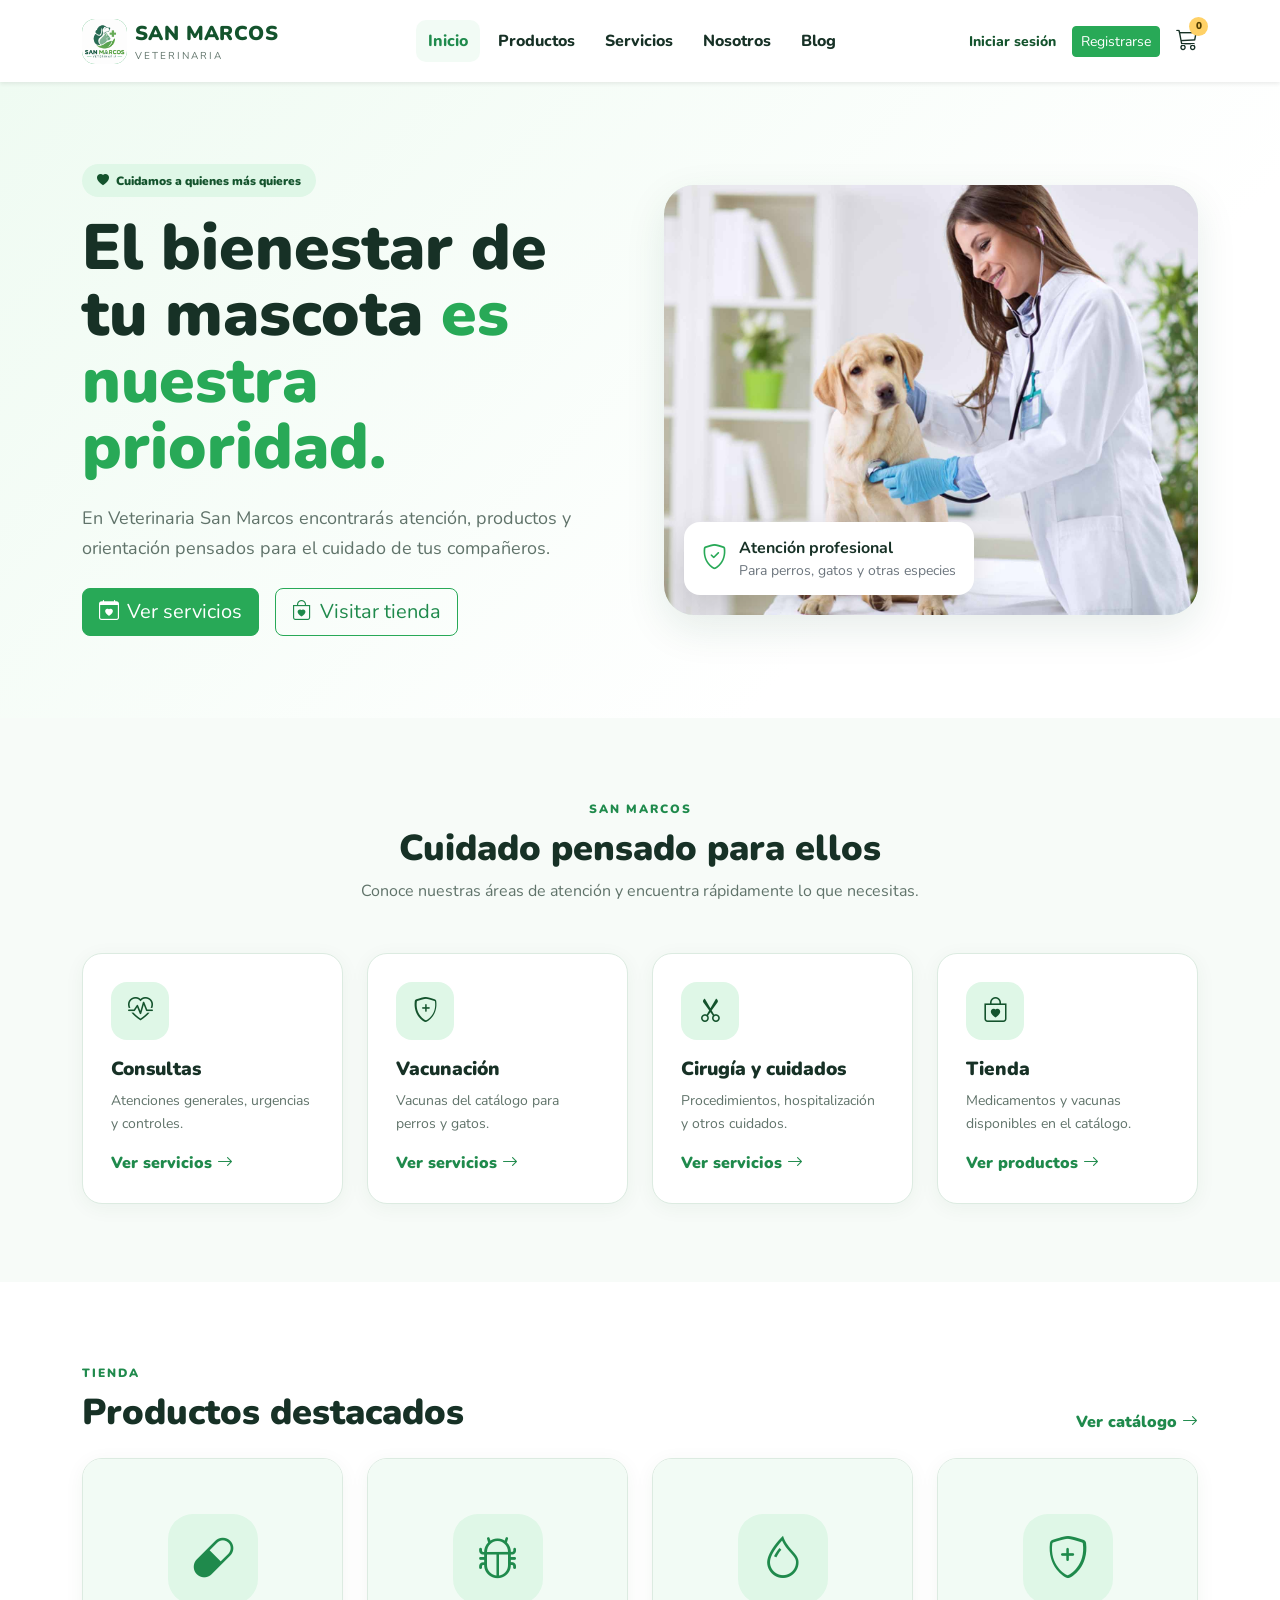
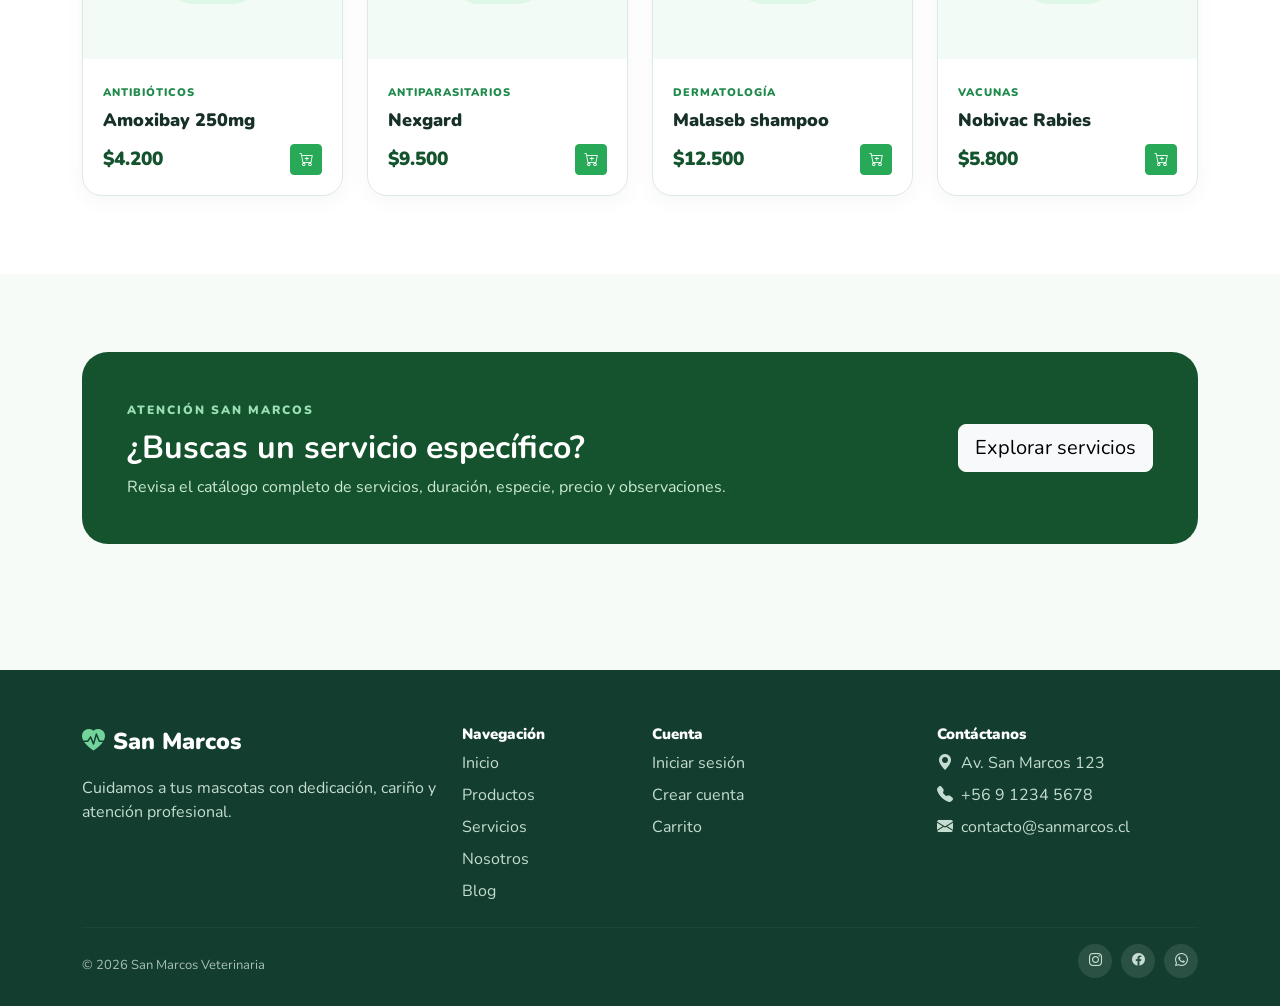
<file: html/index.html>
<!DOCTYPE html>
<html lang="es">
<head>
    <meta charset="UTF-8">
    <meta name="viewport" content="width=device-width, initial-scale=1.0">
    <title>Inicio | San Marcos</title>
    <link href="https://cdn.jsdelivr.net/npm/bootstrap@5.3.8/dist/css/bootstrap.min.css" rel="stylesheet">
    <link rel="stylesheet" href="https://cdn.jsdelivr.net/npm/bootstrap-icons@1.13.1/font/bootstrap-icons.min.css">
    <link href="https://fonts.googleapis.com/css2?family=Nunito:wght@400;500;600;700;800;900&display=swap" rel="stylesheet">
    <link rel="stylesheet" href="../css/style.css">
</head>
<body>

<header>
<nav class="navbar navbar-expand-lg navbar-light shadow-sm">
    <div class="container">
        <a class="navbar-brand d-flex align-items-center" href="index.html">
            <div class="logo-icon">
                <img src="../img/logo-sanmarcos.png" alt="Logo San Marcos"
                     onerror="this.style.display='none'; this.parentElement.innerHTML='<i class=&quot;bi bi-heart-pulse-fill&quot;></i>';">
            </div>
            <div class="ms-2">
                <span class="logo-title">San Marcos</span>
                <small class="d-block logo-subtitle">Veterinaria</small>
            </div>
        </a>

        <button class="navbar-toggler" type="button" data-bs-toggle="collapse" data-bs-target="#menuPrincipal" aria-label="Abrir menú">
            <span class="navbar-toggler-icon"></span>
        </button>

        <div class="collapse navbar-collapse" id="menuPrincipal">
            <ul class="navbar-nav mx-auto mb-2 mb-lg-0">
                <li class="nav-item"><a class="nav-link active" href="index.html">Inicio</a></li><li class="nav-item"><a class="nav-link" href="productos.html">Productos</a></li><li class="nav-item"><a class="nav-link" href="servicios.html">Servicios</a></li><li class="nav-item"><a class="nav-link" href="nosotros.html">Nosotros</a></li><li class="nav-item"><a class="nav-link" href="blog.html">Blog</a></li>
            </ul>
            <div class="actions d-flex align-items-center gap-3">
                <a href="login.html" class="login-link">Iniciar sesión</a>
                <a href="registro.html" class="btn btn-success btn-sm">Registrarse</a>
                <a href="carrito.html" class="cart-link" aria-label="Carrito">
                    <i class="bi bi-cart3"></i>
                    <span class="cart-number">0</span>
                </a>
            </div>
        </div>
    </div>
</nav>
</header>

<main>
<section class="hero-section">
    <div class="container">
        <div class="row align-items-center g-5">
            <div class="col-lg-6">
                <span class="badge rounded-pill hero-badge">
                    <i class="bi bi-heart-fill me-1"></i>
                    Cuidamos a quienes más quieres
                </span>
                <h1 class="hero-title">El bienestar de tu mascota <span>es nuestra prioridad.</span></h1>
                <p class="hero-text">
                    En Veterinaria San Marcos encontrarás atención, productos y orientación
                    pensados para el cuidado de tus compañeros.
                </p>
                <div class="d-flex flex-wrap gap-3 mt-4">
                    <a href="servicios.html" class="btn btn-success btn-lg">
                        <i class="bi bi-calendar-heart me-2"></i>Ver servicios
                    </a>
                    <a href="productos.html" class="btn btn-outline-success btn-lg">
                        <i class="bi bi-bag-heart me-2"></i>Visitar tienda
                    </a>
                </div>
            </div>
            <div class="col-lg-6">
                <div class="hero-image">
                    <img src="../img/atencion.jpg" alt="Atención veterinaria en San Marcos">
                    <div class="hero-card">
                        <i class="bi bi-shield-check"></i>
                        <div>
                            <strong>Atención profesional</strong>
                            <small class="d-block text-secondary">Para perros, gatos y otras especies</small>
                        </div>
                    </div>
                </div>
            </div>
        </div>
    </div>
</section>

<section class="section">
    <div class="container">
        <div class="text-center mb-5">
            <span class="section-label">SAN MARCOS</span>
            <h2 class="section-title">Cuidado pensado para ellos</h2>
            <p class="section-text mx-auto" style="max-width:680px;">
                Conoce nuestras áreas de atención y encuentra rápidamente lo que necesitas.
            </p>
        </div>
        <div class="row g-4">
            <div class="col-md-6 col-lg-3"><div class="service-card">
                <div class="service-icon"><i class="bi bi-heart-pulse"></i></div>
                <h3>Consultas</h3><p>Atenciones generales, urgencias y controles.</p>
                <a href="servicios.html">Ver servicios <i class="bi bi-arrow-right"></i></a>
            </div></div>
            <div class="col-md-6 col-lg-3"><div class="service-card">
                <div class="service-icon"><i class="bi bi-shield-plus"></i></div>
                <h3>Vacunación</h3><p>Vacunas del catálogo para perros y gatos.</p>
                <a href="servicios.html">Ver servicios <i class="bi bi-arrow-right"></i></a>
            </div></div>
            <div class="col-md-6 col-lg-3"><div class="service-card">
                <div class="service-icon"><i class="bi bi-scissors"></i></div>
                <h3>Cirugía y cuidados</h3><p>Procedimientos, hospitalización y otros cuidados.</p>
                <a href="servicios.html">Ver servicios <i class="bi bi-arrow-right"></i></a>
            </div></div>
            <div class="col-md-6 col-lg-3"><div class="service-card">
                <div class="service-icon"><i class="bi bi-bag-heart"></i></div>
                <h3>Tienda</h3><p>Medicamentos y vacunas disponibles en el catálogo.</p>
                <a href="productos.html">Ver productos <i class="bi bi-arrow-right"></i></a>
            </div></div>
        </div>
    </div>
</section>

<section class="section section-white">
    <div class="container">
        <div class="d-flex justify-content-between align-items-end mb-4">
            <div><span class="section-label">TIENDA</span><h2 class="section-title mb-0">Productos destacados</h2></div>
            <a href="productos.html" class="view-all">Ver catálogo <i class="bi bi-arrow-right"></i></a>
        </div>
        <div class="row g-4">
            <div class="col-md-6 col-lg-3"><div class="product-card">
                <div class="product-image"><div class="product-placeholder"><i class="bi bi-capsule"></i></div></div>
                <div class="product-body"><span class="product-category">Antibióticos</span><h3>Amoxibay 250mg</h3>
                    <div class="d-flex justify-content-between align-items-center"><span class="product-price">$4.200</span>
                    <button class="btn btn-success btn-sm add-to-cart" data-nombre="Amoxibay 250mg" data-precio="4200"><i class="bi bi-cart-plus"></i></button></div>
                </div>
            </div></div>
            <div class="col-md-6 col-lg-3"><div class="product-card">
                <div class="product-image"><div class="product-placeholder"><i class="bi bi-bug"></i></div></div>
                <div class="product-body"><span class="product-category">Antiparasitarios</span><h3>Nexgard</h3>
                    <div class="d-flex justify-content-between align-items-center"><span class="product-price">$9.500</span>
                    <button class="btn btn-success btn-sm add-to-cart" data-nombre="Nexgard" data-precio="9500"><i class="bi bi-cart-plus"></i></button></div>
                </div>
            </div></div>
            <div class="col-md-6 col-lg-3"><div class="product-card">
                <div class="product-image"><div class="product-placeholder"><i class="bi bi-droplet"></i></div></div>
                <div class="product-body"><span class="product-category">Dermatología</span><h3>Malaseb shampoo</h3>
                    <div class="d-flex justify-content-between align-items-center"><span class="product-price">$12.500</span>
                    <button class="btn btn-success btn-sm add-to-cart" data-nombre="Malaseb shampoo" data-precio="12500"><i class="bi bi-cart-plus"></i></button></div>
                </div>
            </div></div>
            <div class="col-md-6 col-lg-3"><div class="product-card">
                <div class="product-image"><div class="product-placeholder"><i class="bi bi-shield-plus"></i></div></div>
                <div class="product-body"><span class="product-category">Vacunas</span><h3>Nobivac Rabies</h3>
                    <div class="d-flex justify-content-between align-items-center"><span class="product-price">$5.800</span>
                    <button class="btn btn-success btn-sm add-to-cart" data-nombre="Nobivac Rabies" data-precio="5800"><i class="bi bi-cart-plus"></i></button></div>
                </div>
            </div></div>
        </div>
    </div>
</section>

<section class="section">
    <div class="container">
        <div class="appointment-box">
            <div class="row align-items-center g-4">
                <div class="col-lg-8">
                    <span class="section-label" style="color:#9be0b5;">ATENCIÓN SAN MARCOS</span>
                    <h2 class="fw-bold mt-2">¿Buscas un servicio específico?</h2>
                    <p class="mb-0">Revisa el catálogo completo de servicios, duración, especie, precio y observaciones.</p>
                </div>
                <div class="col-lg-4 text-lg-end">
                    <a href="servicios.html" class="btn btn-light btn-lg">Explorar servicios</a>
                </div>
            </div>
        </div>
    </div>
</section>
</main>

<footer class="footer mt-5">
    <div class="container">
        <div class="row g-4">
            <div class="col-lg-4">
                <div class="footer-logo"><i class="bi bi-heart-pulse-fill me-2"></i>San Marcos</div>
                <p class="mt-3">Cuidamos a tus mascotas con dedicación, cariño y atención profesional.</p>
            </div>
            <div class="col-6 col-lg-2">
                <h5>Navegación</h5>
                <a href="index.html">Inicio</a>
                <a href="productos.html">Productos</a>
                <a href="servicios.html">Servicios</a>
                <a href="nosotros.html">Nosotros</a>
                <a href="blog.html">Blog</a>
            </div>
            <div class="col-6 col-lg-3">
                <h5>Cuenta</h5>
                <a href="login.html">Iniciar sesión</a>
                <a href="registro.html">Crear cuenta</a>
                <a href="carrito.html">Carrito</a>
            </div>
            <div class="col-lg-3">
                <h5>Contáctanos</h5>
                <p class="mb-2"><i class="bi bi-geo-alt-fill me-2"></i>Av. San Marcos 123</p>
                <p class="mb-2"><i class="bi bi-telephone-fill me-2"></i>+56 9 1234 5678</p>
                <p><i class="bi bi-envelope-fill me-2"></i>contacto@sanmarcos.cl</p>
            </div>
        </div>
        <hr>
        <div class="footer-bottom">
            <span>© 2026 San Marcos Veterinaria</span>
            <div class="social-icons">
                <a href="#" aria-label="Instagram"><i class="bi bi-instagram"></i></a>
                <a href="#" aria-label="Facebook"><i class="bi bi-facebook"></i></a>
                <a href="#" aria-label="WhatsApp"><i class="bi bi-whatsapp"></i></a>
            </div>
        </div>
    </div>
</footer>
<script src="../js/apps.js"></script>
<script src="https://cdn.jsdelivr.net/npm/bootstrap@5.3.8/dist/js/bootstrap.bundle.min.js"></script>
</file>
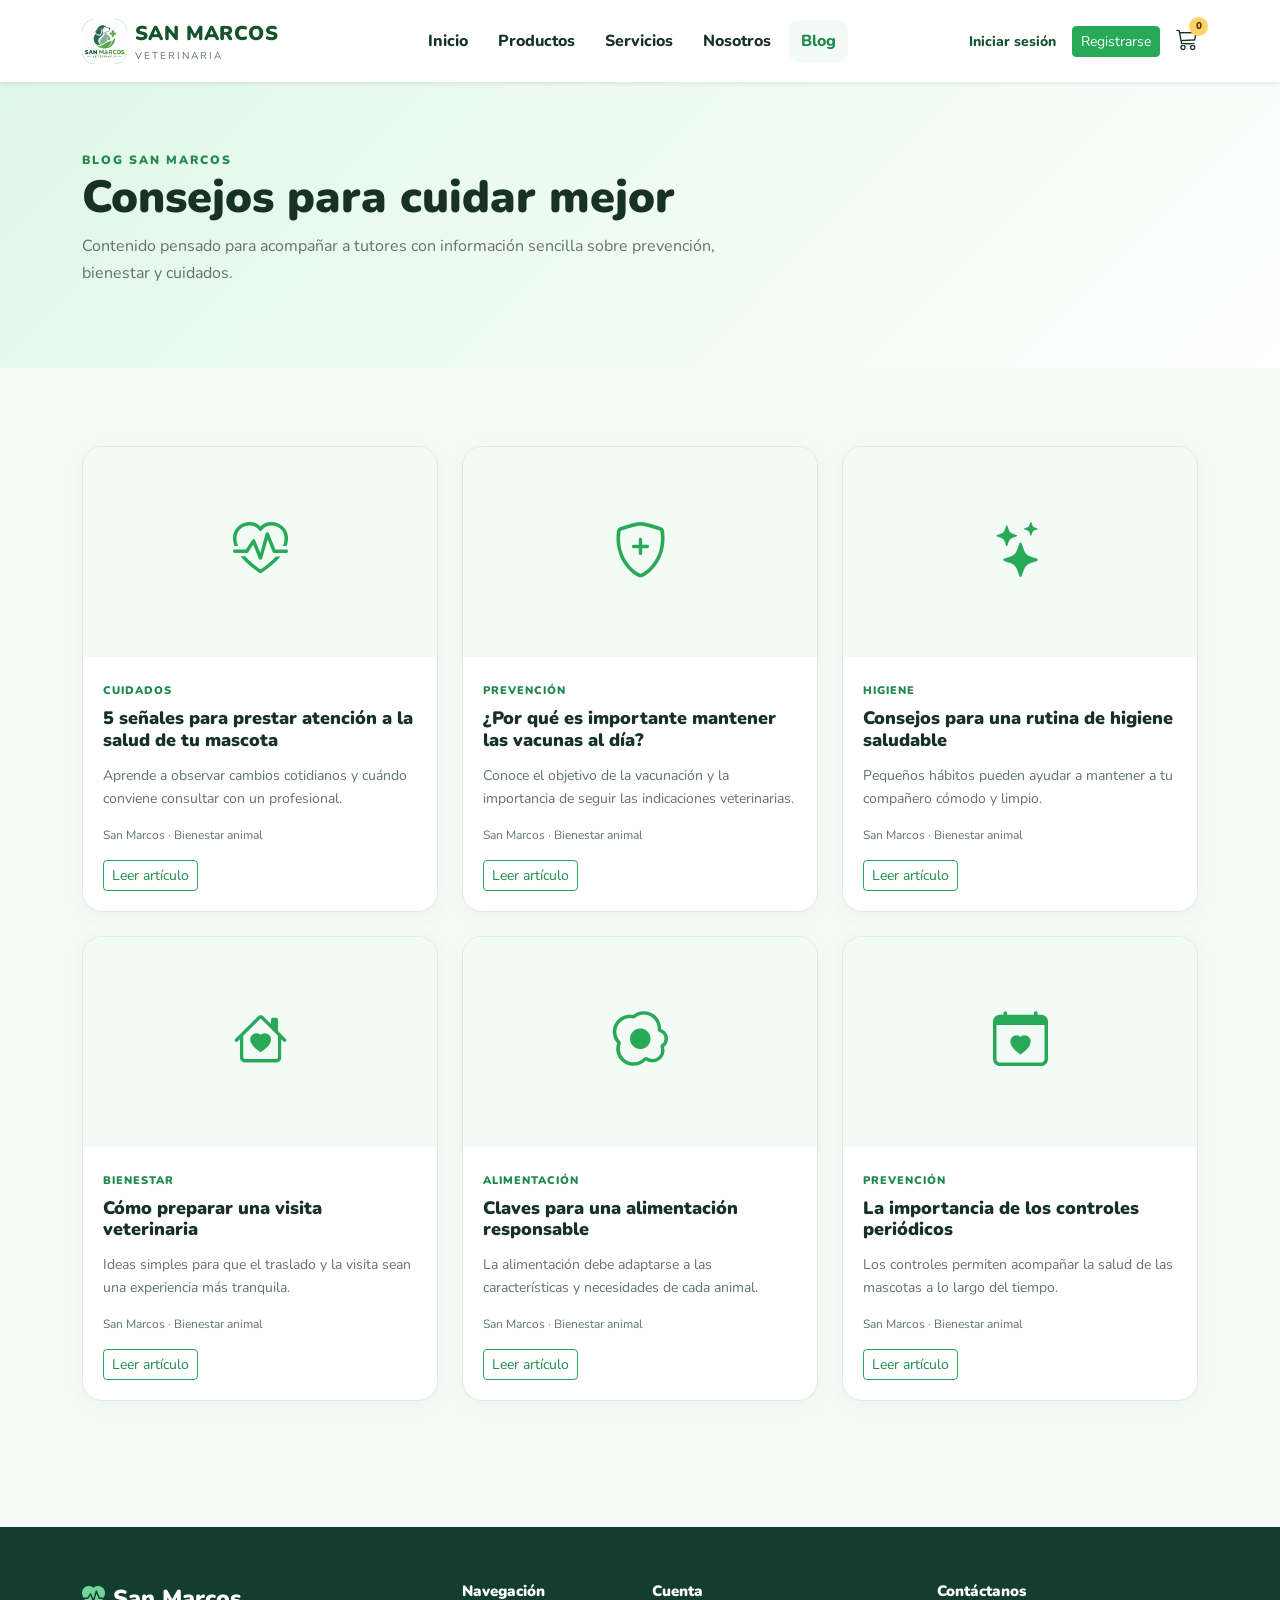
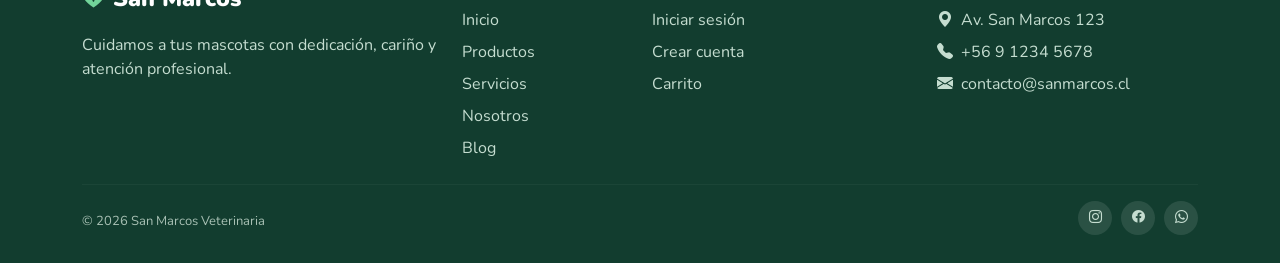
<file: html/blog.html>
<!DOCTYPE html>
<html lang="es">
<head>
    <meta charset="UTF-8">
    <meta name="viewport" content="width=device-width, initial-scale=1.0">
    <title>Blog | San Marcos</title>
    <link href="https://cdn.jsdelivr.net/npm/bootstrap@5.3.8/dist/css/bootstrap.min.css" rel="stylesheet">
    <link rel="stylesheet" href="https://cdn.jsdelivr.net/npm/bootstrap-icons@1.13.1/font/bootstrap-icons.min.css">
    <link href="https://fonts.googleapis.com/css2?family=Nunito:wght@400;500;600;700;800;900&display=swap" rel="stylesheet">
    <link rel="stylesheet" href="../css/style.css">
</head>
<body>

<header>
<nav class="navbar navbar-expand-lg navbar-light shadow-sm">
    <div class="container">
        <a class="navbar-brand d-flex align-items-center" href="index.html">
            <div class="logo-icon">
                <img src="../img/logo-sanmarcos.png" alt="Logo San Marcos"
                     onerror="this.style.display='none'; this.parentElement.innerHTML='<i class=&quot;bi bi-heart-pulse-fill&quot;></i>';">
            </div>
            <div class="ms-2">
                <span class="logo-title">San Marcos</span>
                <small class="d-block logo-subtitle">Veterinaria</small>
            </div>
        </a>

        <button class="navbar-toggler" type="button" data-bs-toggle="collapse" data-bs-target="#menuPrincipal" aria-label="Abrir menú">
            <span class="navbar-toggler-icon"></span>
        </button>

        <div class="collapse navbar-collapse" id="menuPrincipal">
            <ul class="navbar-nav mx-auto mb-2 mb-lg-0">
                <li class="nav-item"><a class="nav-link" href="index.html">Inicio</a></li><li class="nav-item"><a class="nav-link" href="productos.html">Productos</a></li><li class="nav-item"><a class="nav-link" href="servicios.html">Servicios</a></li><li class="nav-item"><a class="nav-link" href="nosotros.html">Nosotros</a></li><li class="nav-item"><a class="nav-link active" href="blog.html">Blog</a></li>
            </ul>
            <div class="actions d-flex align-items-center gap-3">
                <a href="login.html" class="login-link">Iniciar sesión</a>
                <a href="registro.html" class="btn btn-success btn-sm">Registrarse</a>
                <a href="carrito.html" class="cart-link" aria-label="Carrito">
                    <i class="bi bi-cart3"></i>
                    <span class="cart-number">0</span>
                </a>
            </div>
        </div>
    </div>
</nav>
</header>

<main>
<section class="page-hero">
    <div class="container">
        <span class="section-label">BLOG SAN MARCOS</span>
        <h1>Consejos para cuidar mejor</h1>
        <p>Contenido pensado para acompañar a tutores con información sencilla sobre prevención, bienestar y cuidados.</p>
    </div>
</section>
<section class="section">
<div class="container">
    <div class="row g-4">

<div class="col-md-6 col-lg-4">
<div class="blog-card">
    <div class="blog-image"><i class="bi bi-heart-pulse blog-icon"></i></div>
    <div class="blog-body">
        <span class="blog-category">Cuidados</span>
        <h3>5 señales para prestar atención a la salud de tu mascota</h3>
        <p>Aprende a observar cambios cotidianos y cuándo conviene consultar con un profesional.</p>
        <div class="blog-meta mb-3">San Marcos · Bienestar animal</div>
        <button class="btn btn-outline-success btn-sm" onclick="alert('Artículo de ejemplo para la evaluación.')">Leer artículo</button>
    </div>
</div>
</div>
<div class="col-md-6 col-lg-4">
<div class="blog-card">
    <div class="blog-image"><i class="bi bi-shield-plus blog-icon"></i></div>
    <div class="blog-body">
        <span class="blog-category">Prevención</span>
        <h3>¿Por qué es importante mantener las vacunas al día?</h3>
        <p>Conoce el objetivo de la vacunación y la importancia de seguir las indicaciones veterinarias.</p>
        <div class="blog-meta mb-3">San Marcos · Bienestar animal</div>
        <button class="btn btn-outline-success btn-sm" onclick="alert('Artículo de ejemplo para la evaluación.')">Leer artículo</button>
    </div>
</div>
</div>
<div class="col-md-6 col-lg-4">
<div class="blog-card">
    <div class="blog-image"><i class="bi bi-stars blog-icon"></i></div>
    <div class="blog-body">
        <span class="blog-category">Higiene</span>
        <h3>Consejos para una rutina de higiene saludable</h3>
        <p>Pequeños hábitos pueden ayudar a mantener a tu compañero cómodo y limpio.</p>
        <div class="blog-meta mb-3">San Marcos · Bienestar animal</div>
        <button class="btn btn-outline-success btn-sm" onclick="alert('Artículo de ejemplo para la evaluación.')">Leer artículo</button>
    </div>
</div>
</div>
<div class="col-md-6 col-lg-4">
<div class="blog-card">
    <div class="blog-image"><i class="bi bi-house-heart blog-icon"></i></div>
    <div class="blog-body">
        <span class="blog-category">Bienestar</span>
        <h3>Cómo preparar una visita veterinaria</h3>
        <p>Ideas simples para que el traslado y la visita sean una experiencia más tranquila.</p>
        <div class="blog-meta mb-3">San Marcos · Bienestar animal</div>
        <button class="btn btn-outline-success btn-sm" onclick="alert('Artículo de ejemplo para la evaluación.')">Leer artículo</button>
    </div>
</div>
</div>
<div class="col-md-6 col-lg-4">
<div class="blog-card">
    <div class="blog-image"><i class="bi bi-egg-fried blog-icon"></i></div>
    <div class="blog-body">
        <span class="blog-category">Alimentación</span>
        <h3>Claves para una alimentación responsable</h3>
        <p>La alimentación debe adaptarse a las características y necesidades de cada animal.</p>
        <div class="blog-meta mb-3">San Marcos · Bienestar animal</div>
        <button class="btn btn-outline-success btn-sm" onclick="alert('Artículo de ejemplo para la evaluación.')">Leer artículo</button>
    </div>
</div>
</div>
<div class="col-md-6 col-lg-4">
<div class="blog-card">
    <div class="blog-image"><i class="bi bi-calendar-heart blog-icon"></i></div>
    <div class="blog-body">
        <span class="blog-category">Prevención</span>
        <h3>La importancia de los controles periódicos</h3>
        <p>Los controles permiten acompañar la salud de las mascotas a lo largo del tiempo.</p>
        <div class="blog-meta mb-3">San Marcos · Bienestar animal</div>
        <button class="btn btn-outline-success btn-sm" onclick="alert('Artículo de ejemplo para la evaluación.')">Leer artículo</button>
    </div>
</div>
</div>
    </div>
</div>
</section>
</main>

<footer class="footer mt-5">
    <div class="container">
        <div class="row g-4">
            <div class="col-lg-4">
                <div class="footer-logo"><i class="bi bi-heart-pulse-fill me-2"></i>San Marcos</div>
                <p class="mt-3">Cuidamos a tus mascotas con dedicación, cariño y atención profesional.</p>
            </div>
            <div class="col-6 col-lg-2">
                <h5>Navegación</h5>
                <a href="index.html">Inicio</a>
                <a href="productos.html">Productos</a>
                <a href="servicios.html">Servicios</a>
                <a href="nosotros.html">Nosotros</a>
                <a href="blog.html">Blog</a>
            </div>
            <div class="col-6 col-lg-3">
                <h5>Cuenta</h5>
                <a href="login.html">Iniciar sesión</a>
                <a href="registro.html">Crear cuenta</a>
                <a href="carrito.html">Carrito</a>
            </div>
            <div class="col-lg-3">
                <h5>Contáctanos</h5>
                <p class="mb-2"><i class="bi bi-geo-alt-fill me-2"></i>Av. San Marcos 123</p>
                <p class="mb-2"><i class="bi bi-telephone-fill me-2"></i>+56 9 1234 5678</p>
                <p><i class="bi bi-envelope-fill me-2"></i>contacto@sanmarcos.cl</p>
            </div>
        </div>
        <hr>
        <div class="footer-bottom">
            <span>© 2026 San Marcos Veterinaria</span>
            <div class="social-icons">
                <a href="#" aria-label="Instagram"><i class="bi bi-instagram"></i></a>
                <a href="#" aria-label="Facebook"><i class="bi bi-facebook"></i></a>
                <a href="#" aria-label="WhatsApp"><i class="bi bi-whatsapp"></i></a>
            </div>
        </div>
    </div>
</footer>
<script src="../js/apps.js"></script>
<script src="https://cdn.jsdelivr.net/npm/bootstrap@5.3.8/dist/js/bootstrap.bundle.min.js"></script>
</file>
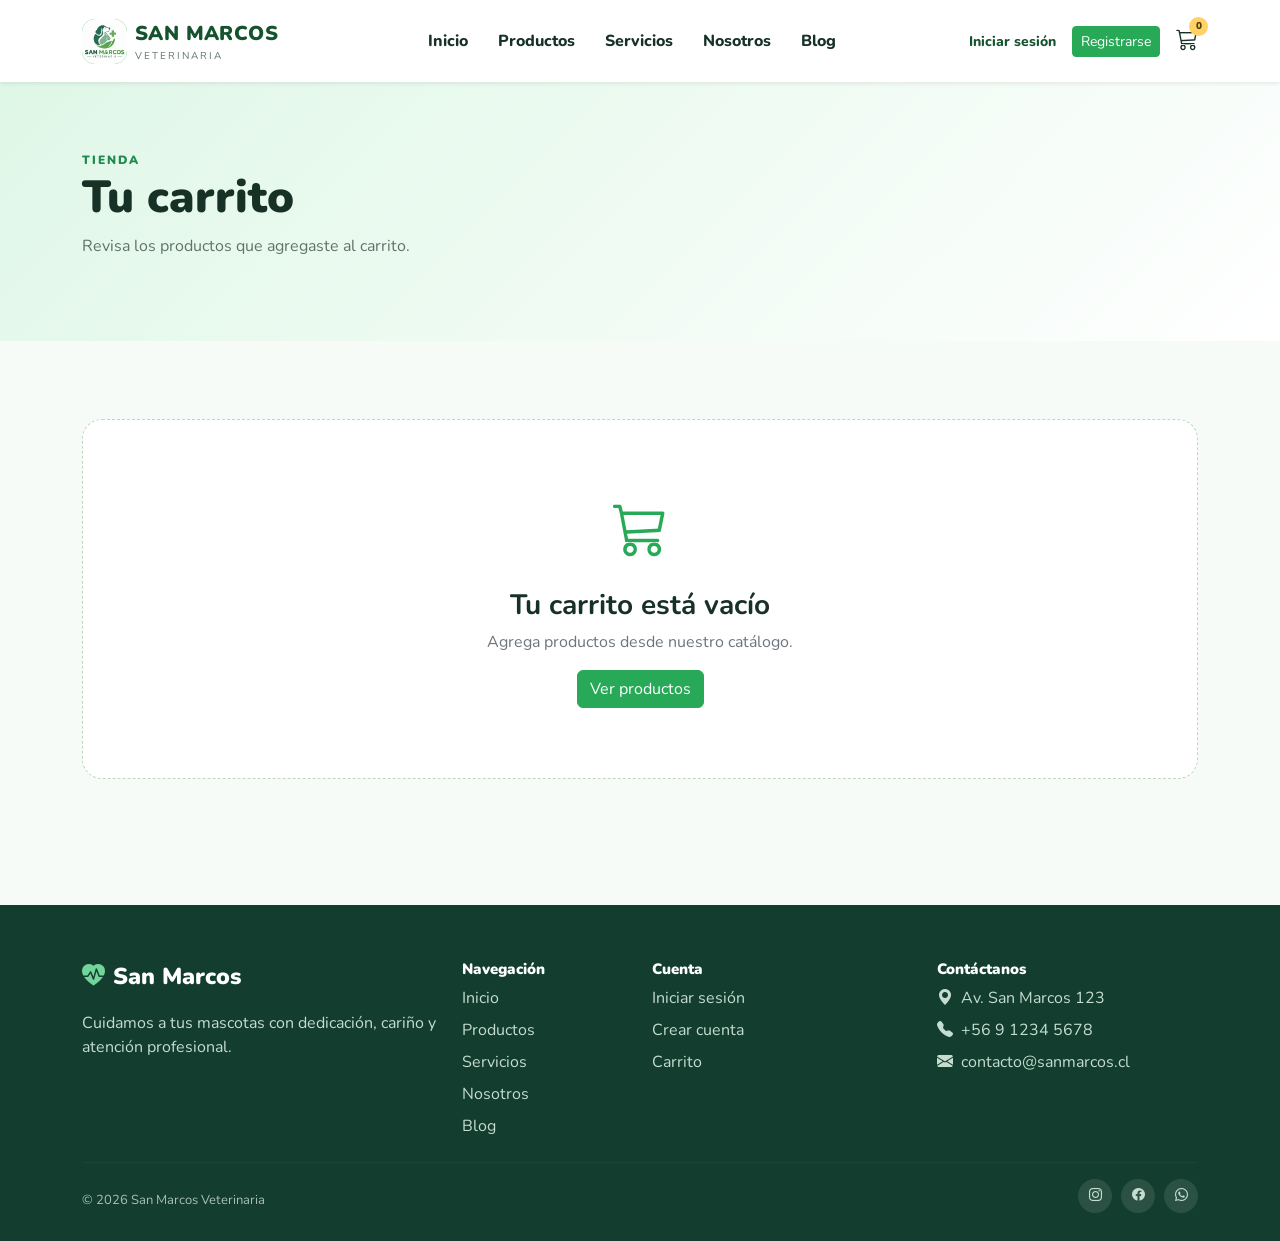
<file: html/carrito.html>
<!DOCTYPE html>
<html lang="es">
<head>
    <meta charset="UTF-8">
    <meta name="viewport" content="width=device-width, initial-scale=1.0">
    <title>Carrito | San Marcos</title>
    <link href="https://cdn.jsdelivr.net/npm/bootstrap@5.3.8/dist/css/bootstrap.min.css" rel="stylesheet">
    <link rel="stylesheet" href="https://cdn.jsdelivr.net/npm/bootstrap-icons@1.13.1/font/bootstrap-icons.min.css">
    <link href="https://fonts.googleapis.com/css2?family=Nunito:wght@400;500;600;700;800;900&display=swap" rel="stylesheet">
    <link rel="stylesheet" href="../css/style.css">
</head>
<body>

<header>
<nav class="navbar navbar-expand-lg navbar-light shadow-sm">
    <div class="container">
        <a class="navbar-brand d-flex align-items-center" href="index.html">
            <div class="logo-icon">
                <img src="../img/logo-sanmarcos.png" alt="Logo San Marcos"
                     onerror="this.style.display='none'; this.parentElement.innerHTML='<i class=&quot;bi bi-heart-pulse-fill&quot;></i>';">
            </div>
            <div class="ms-2">
                <span class="logo-title">San Marcos</span>
                <small class="d-block logo-subtitle">Veterinaria</small>
            </div>
        </a>

        <button class="navbar-toggler" type="button" data-bs-toggle="collapse" data-bs-target="#menuPrincipal" aria-label="Abrir menú">
            <span class="navbar-toggler-icon"></span>
        </button>

        <div class="collapse navbar-collapse" id="menuPrincipal">
            <ul class="navbar-nav mx-auto mb-2 mb-lg-0">
                <li class="nav-item"><a class="nav-link" href="index.html">Inicio</a></li><li class="nav-item"><a class="nav-link" href="productos.html">Productos</a></li><li class="nav-item"><a class="nav-link" href="servicios.html">Servicios</a></li><li class="nav-item"><a class="nav-link" href="nosotros.html">Nosotros</a></li><li class="nav-item"><a class="nav-link" href="blog.html">Blog</a></li>
            </ul>
            <div class="actions d-flex align-items-center gap-3">
                <a href="login.html" class="login-link">Iniciar sesión</a>
                <a href="registro.html" class="btn btn-success btn-sm">Registrarse</a>
                <a href="carrito.html" class="cart-link" aria-label="Carrito">
                    <i class="bi bi-cart3"></i>
                    <span class="cart-number">0</span>
                </a>
            </div>
        </div>
    </div>
</nav>
</header>

<main>
<section class="page-hero">
    <div class="container">
        <span class="section-label">TIENDA</span>
        <h1>Tu carrito</h1>
        <p>Revisa los productos que agregaste al carrito.</p>
    </div>
</section>
<section class="section">
<div class="container">
    <div id="carritoContenido"></div>
</div>
</section>
</main>

<footer class="footer mt-5">
    <div class="container">
        <div class="row g-4">
            <div class="col-lg-4">
                <div class="footer-logo"><i class="bi bi-heart-pulse-fill me-2"></i>San Marcos</div>
                <p class="mt-3">Cuidamos a tus mascotas con dedicación, cariño y atención profesional.</p>
            </div>
            <div class="col-6 col-lg-2">
                <h5>Navegación</h5>
                <a href="index.html">Inicio</a>
                <a href="productos.html">Productos</a>
                <a href="servicios.html">Servicios</a>
                <a href="nosotros.html">Nosotros</a>
                <a href="blog.html">Blog</a>
            </div>
            <div class="col-6 col-lg-3">
                <h5>Cuenta</h5>
                <a href="login.html">Iniciar sesión</a>
                <a href="registro.html">Crear cuenta</a>
                <a href="carrito.html">Carrito</a>
            </div>
            <div class="col-lg-3">
                <h5>Contáctanos</h5>
                <p class="mb-2"><i class="bi bi-geo-alt-fill me-2"></i>Av. San Marcos 123</p>
                <p class="mb-2"><i class="bi bi-telephone-fill me-2"></i>+56 9 1234 5678</p>
                <p><i class="bi bi-envelope-fill me-2"></i>contacto@sanmarcos.cl</p>
            </div>
        </div>
        <hr>
        <div class="footer-bottom">
            <span>© 2026 San Marcos Veterinaria</span>
            <div class="social-icons">
                <a href="#" aria-label="Instagram"><i class="bi bi-instagram"></i></a>
                <a href="#" aria-label="Facebook"><i class="bi bi-facebook"></i></a>
                <a href="#" aria-label="WhatsApp"><i class="bi bi-whatsapp"></i></a>
            </div>
        </div>
    </div>
</footer>
<script src="../js/apps.js"></script>
<script src="https://cdn.jsdelivr.net/npm/bootstrap@5.3.8/dist/js/bootstrap.bundle.min.js"></script>
</file>
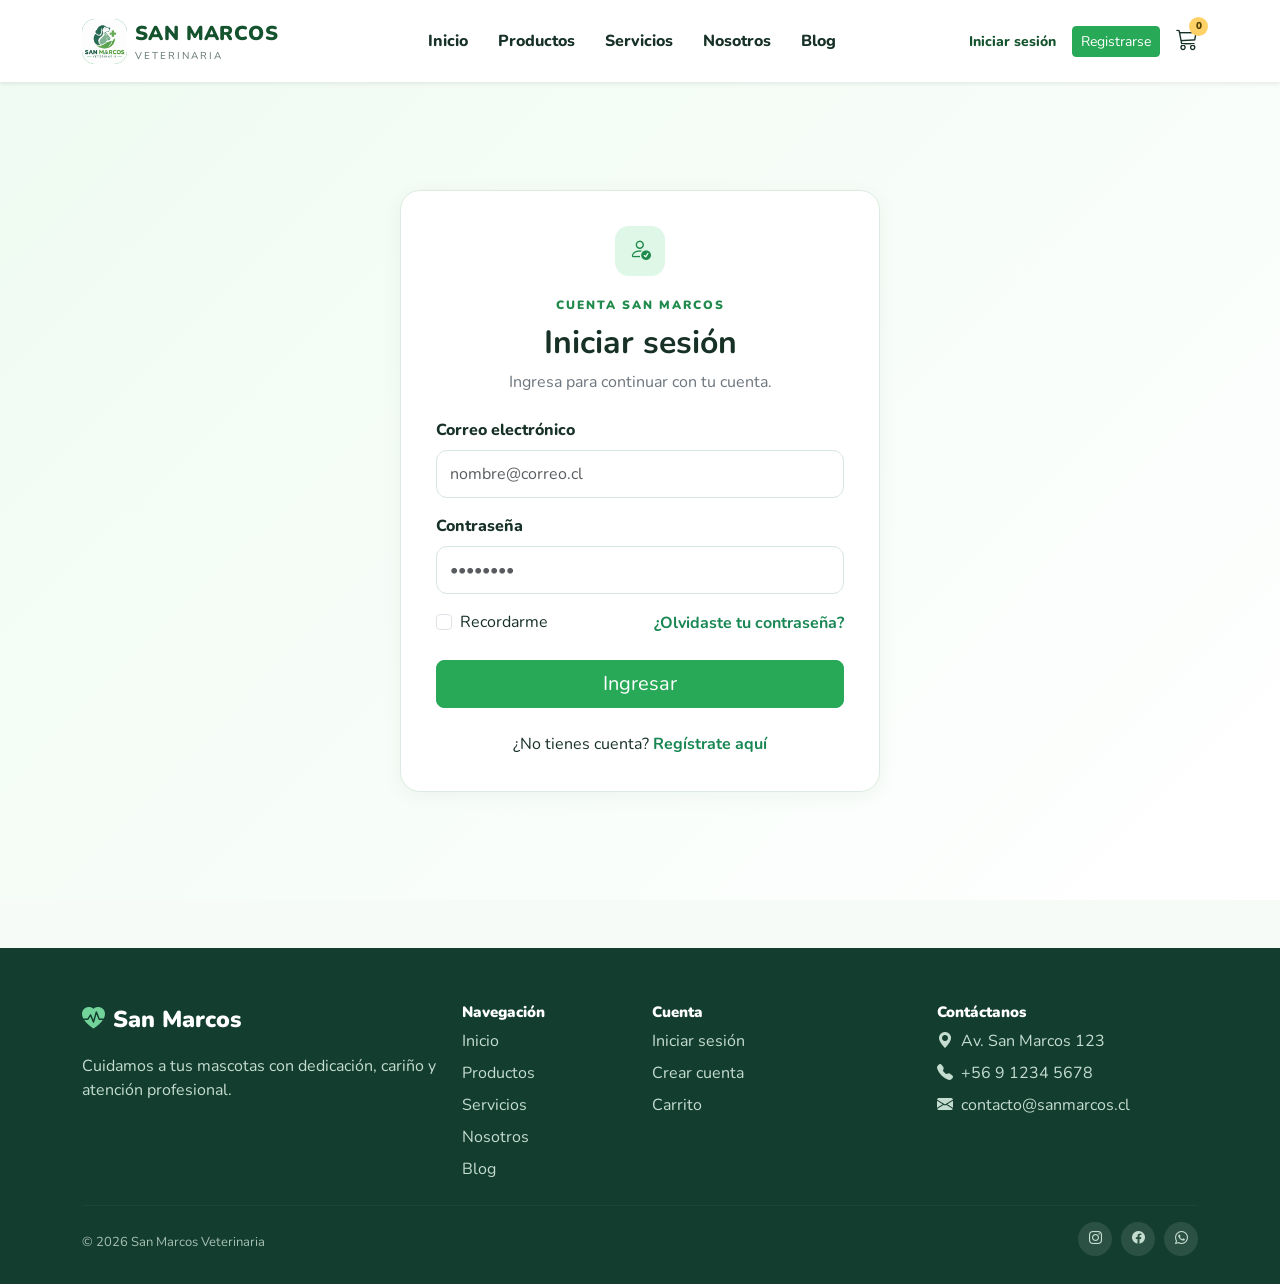
<file: html/login.html>
<!DOCTYPE html>
<html lang="es">
<head>
    <meta charset="UTF-8">
    <meta name="viewport" content="width=device-width, initial-scale=1.0">

    <title>Iniciar sesión</title>
    
    <link href="https://cdn.jsdelivr.net/npm/bootstrap@5.3.8/dist/css/bootstrap.min.css" rel="stylesheet">
    <link rel="stylesheet" href="https://cdn.jsdelivr.net/npm/bootstrap-icons@1.13.1/font/bootstrap-icons.min.css">
    <link href="https://fonts.googleapis.com/css2?family=Nunito:wght@400;500;600;700;800;900&display=swap" rel="stylesheet">
    <link rel="stylesheet" href="../css/style.css">

</head>

<body>

<header>
<nav class="navbar navbar-expand-lg navbar-light shadow-sm">
    <div class="container">
        <a class="navbar-brand d-flex align-items-center" href="index.html">
            <div class="logo-icon">
                <img src="../img/logo-sanmarcos.png" alt="Logo San Marcos"
                     onerror="this.style.display='none'; this.parentElement.innerHTML='<i class=&quot;bi bi-heart-pulse-fill&quot;></i>';">
            </div>
            <div class="ms-2">
                <span class="logo-title">San Marcos</span>
                <small class="d-block logo-subtitle">Veterinaria</small>
            </div> 
        </a>

        <button class="navbar-toggler" type="button" data-bs-toggle="collapse" data-bs-target="#menuPrincipal" aria-label="Abrir menú">
            <span class="navbar-toggler-icon"></span>
        </button>

        <div class="collapse navbar-collapse" id="menuPrincipal">
            <ul class="navbar-nav mx-auto mb-2 mb-lg-0">
                <li class="nav-item"><a class="nav-link" href="index.html">Inicio</a></li>
                <li class="nav-item"><a class="nav-link" href="productos.html">Productos</a></li>
                <li class="nav-item"><a class="nav-link" href="servicios.html">Servicios</a></li>
                <li class="nav-item"><a class="nav-link" href="nosotros.html">Nosotros</a></li>
                <li class="nav-item"><a class="nav-link" href="blog.html">Blog</a></li>
            </ul>

            <div class="actions d-flex align-items-center gap-3">
                <a href="login.html" class="login-link">Iniciar sesión</a>
                <a href="registro.html" class="btn btn-success btn-sm">Registrarse</a>
                <a href="carrito.html" class="cart-link" aria-label="Carrito">
                    <i class="bi bi-cart3"></i>
                    <span class="cart-number">0</span>
                </a>
            </div>
        </div>
    </div>
</nav>
</header>

<main class="auth-section">
<div class="container">
<div class="auth-card">
    <div class="text-center mb-4">
        <div class="info-icon mx-auto mb-3"><i class="bi bi-person-check"></i></div>
        <span class="section-label">CUENTA SAN MARCOS</span>
        <h1 class="h2 fw-bold mt-2">Iniciar sesión</h1>
        <p class="text-secondary">Ingresa para continuar con tu cuenta.</p>
    </div>
    <form id="formLogin">
        <div class="mb-3">
            <label class="form-label" for="email">Correo electrónico</label>
            <input class="form-control" id="email" type="email" required placeholder="nombre@correo.cl">
        </div>
        <div class="mb-3">
            <label class="form-label" for="password">Contraseña</label>
            <input class="form-control" id="password" type="password" required minlength="6" placeholder="••••••••">
        </div>
        <div class="d-flex justify-content-between align-items-center mb-4">
            <div class="form-check"><input class="form-check-input" id="recordar" type="checkbox"><label class="form-check-label" for="recordar">Recordarme</label></div>
            <a href="#" class="text-success fw-bold" onclick="alert('Funcionalidad demostrativa.'); return false;">¿Olvidaste tu contraseña?</a>
        </div>
        <button class="btn btn-success w-100 btn-lg" type="submit">
            Ingresar
        </button>
    </form>
    <p class="text-center mt-4 mb-0">
        ¿No tienes cuenta? 
        <a href="registro.html" class="text-success fw-bold">Regístrate aquí</a>
    </p>
</div>
</div>
</main>

<footer class="footer mt-5">
    <div class="container">
        <div class="row g-4">
            <div class="col-lg-4">
                <div class="footer-logo"><i class="bi bi-heart-pulse-fill me-2"></i>San Marcos</div>
                <p class="mt-3">Cuidamos a tus mascotas con dedicación, cariño y atención profesional.</p>
            </div>
            <div class="col-6 col-lg-2">
                <h5>Navegación</h5>
                <a href="index.html">Inicio</a>
                <a href="productos.html">Productos</a>
                <a href="servicios.html">Servicios</a>
                <a href="nosotros.html">Nosotros</a>
                <a href="blog.html">Blog</a>
            </div>
            <div class="col-6 col-lg-3">
                <h5>Cuenta</h5>
                <a href="login.html">Iniciar sesión</a>
                <a href="registro.html">Crear cuenta</a>
                <a href="carrito.html">Carrito</a>
            </div>
            <div class="col-lg-3">
                <h5>Contáctanos</h5>
                <p class="mb-2"><i class="bi bi-geo-alt-fill me-2"></i>Av. San Marcos 123</p>
                <p class="mb-2"><i class="bi bi-telephone-fill me-2"></i>+56 9 1234 5678</p>
                <p><i class="bi bi-envelope-fill me-2"></i>contacto@sanmarcos.cl</p>
            </div>
        </div>
        <hr>
        <div class="footer-bottom">
            <span>© 2026 San Marcos Veterinaria</span>
            <div class="social-icons">
                <a href="#" aria-label="Instagram"><i class="bi bi-instagram"></i></a>
                <a href="#" aria-label="Facebook"><i class="bi bi-facebook"></i></a>
                <a href="#" aria-label="WhatsApp"><i class="bi bi-whatsapp"></i></a>
            </div>
        </div>
    </div>
</footer>
<script src="../js/apps.js"></script>
<script src="https://cdn.jsdelivr.net/npm/bootstrap@5.3.8/dist/js/bootstrap.bundle.min.js"></script>
</file>
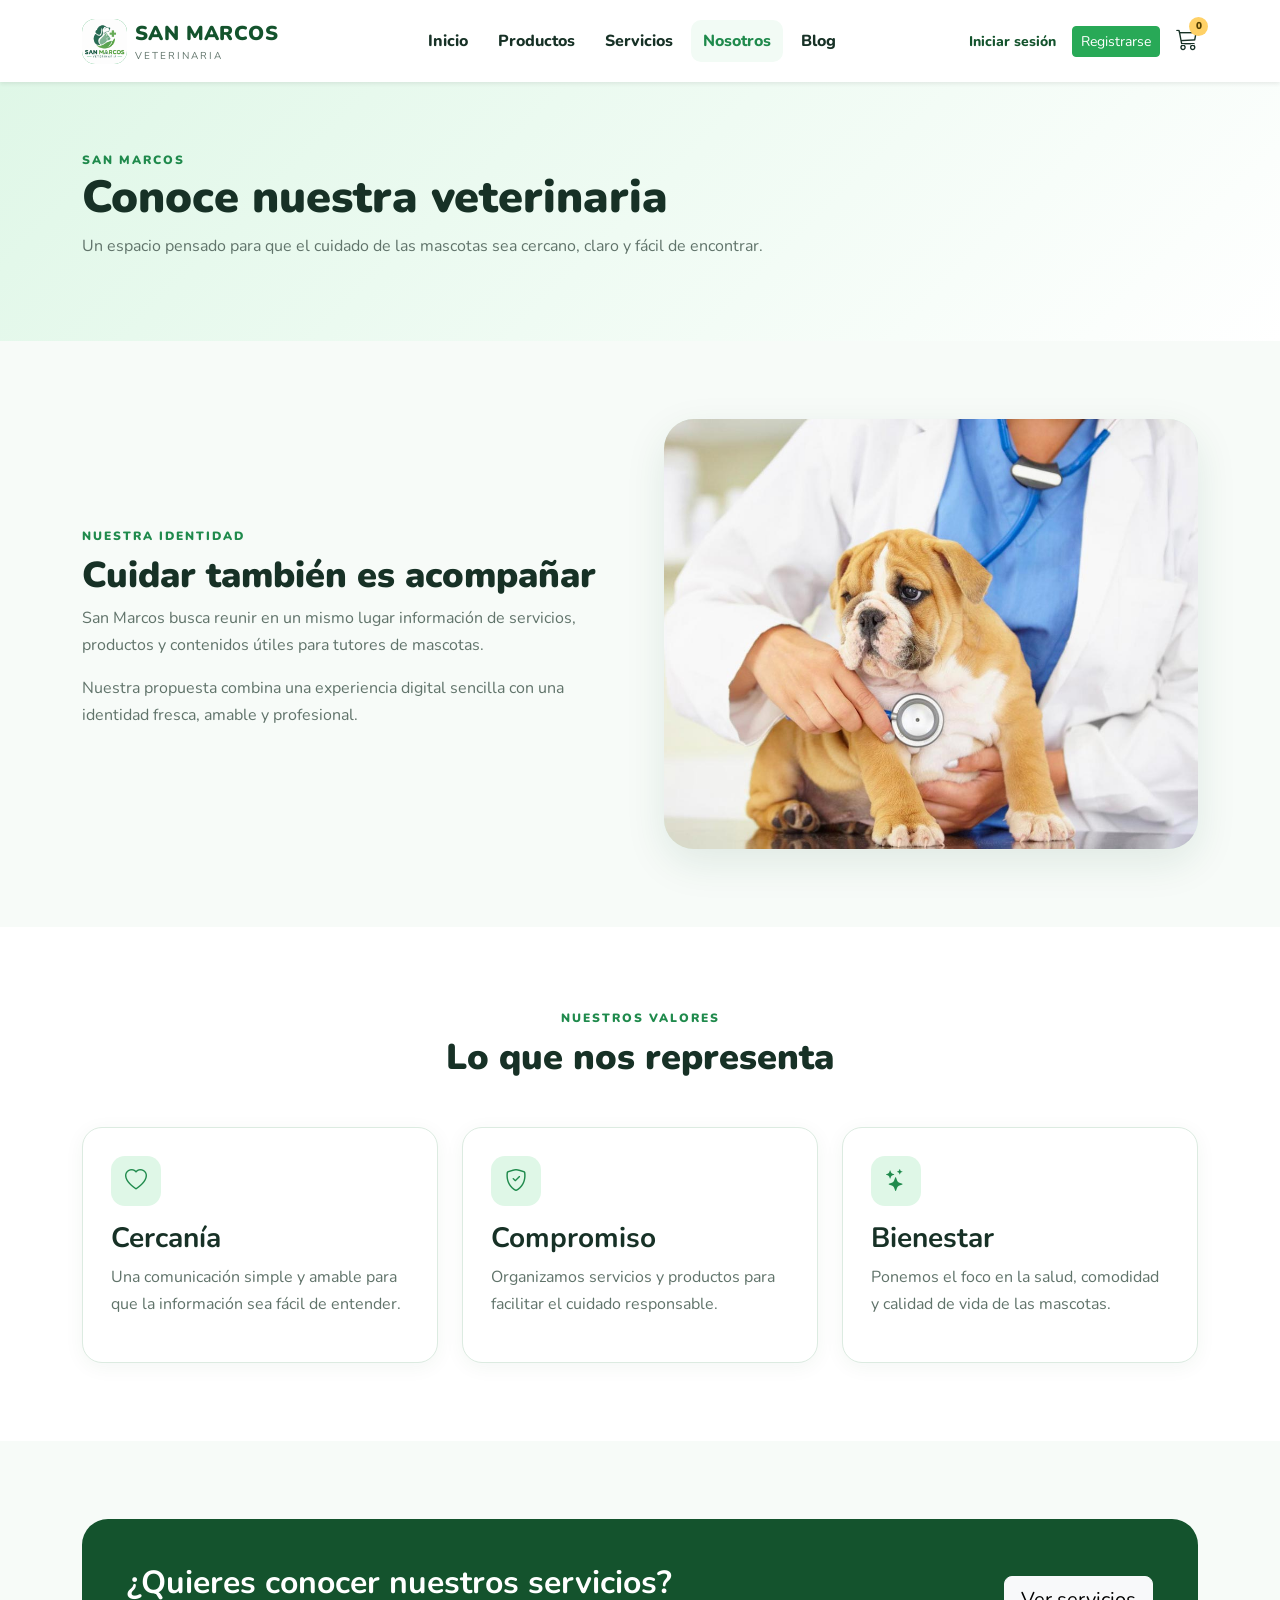
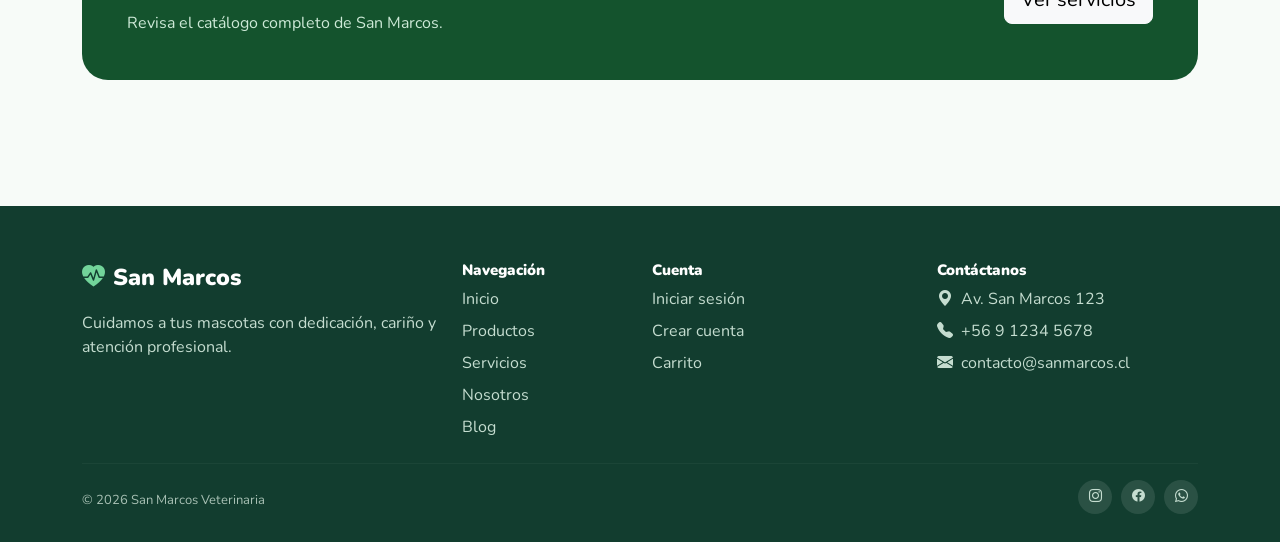
<file: html/nosotros.html>
<!DOCTYPE html>
<html lang="es">
<head>
    <meta charset="UTF-8">
    <meta name="viewport" content="width=device-width, initial-scale=1.0">
    <title>Nosotros | San Marcos</title>
    <link href="https://cdn.jsdelivr.net/npm/bootstrap@5.3.8/dist/css/bootstrap.min.css" rel="stylesheet">
    <link rel="stylesheet" href="https://cdn.jsdelivr.net/npm/bootstrap-icons@1.13.1/font/bootstrap-icons.min.css">
    <link href="https://fonts.googleapis.com/css2?family=Nunito:wght@400;500;600;700;800;900&display=swap" rel="stylesheet">
    <link rel="stylesheet" href="../css/style.css">
</head>
<body>

<header>
<nav class="navbar navbar-expand-lg navbar-light shadow-sm">
    <div class="container">
        <a class="navbar-brand d-flex align-items-center" href="index.html">
            <div class="logo-icon">
                <img src="../img/logo-sanmarcos.png" alt="Logo San Marcos"
                     onerror="this.style.display='none'; this.parentElement.innerHTML='<i class=&quot;bi bi-heart-pulse-fill&quot;></i>';">
            </div>
            <div class="ms-2">
                <span class="logo-title">San Marcos</span>
                <small class="d-block logo-subtitle">Veterinaria</small>
            </div>
        </a>

        <button class="navbar-toggler" type="button" data-bs-toggle="collapse" data-bs-target="#menuPrincipal" aria-label="Abrir menú">
            <span class="navbar-toggler-icon"></span>
        </button>

        <div class="collapse navbar-collapse" id="menuPrincipal">
            <ul class="navbar-nav mx-auto mb-2 mb-lg-0">
                <li class="nav-item"><a class="nav-link" href="index.html">Inicio</a></li><li class="nav-item"><a class="nav-link" href="productos.html">Productos</a></li><li class="nav-item"><a class="nav-link" href="servicios.html">Servicios</a></li><li class="nav-item"><a class="nav-link active" href="nosotros.html">Nosotros</a></li><li class="nav-item"><a class="nav-link" href="blog.html">Blog</a></li>
            </ul>
            <div class="actions d-flex align-items-center gap-3">
                <a href="login.html" class="login-link">Iniciar sesión</a>
                <a href="registro.html" class="btn btn-success btn-sm">Registrarse</a>
                <a href="carrito.html" class="cart-link" aria-label="Carrito">
                    <i class="bi bi-cart3"></i>
                    <span class="cart-number">0</span>
                </a>
            </div>
        </div>
    </div>
</nav>
</header>

<main>
<section class="page-hero">
    <div class="container">
        <span class="section-label">SAN MARCOS</span>
        <h1>Conoce nuestra veterinaria</h1>
        <p>Un espacio pensado para que el cuidado de las mascotas sea cercano, claro y fácil de encontrar.</p>
    </div>
</section>
<section class="section">
    <div class="container">
        <div class="row align-items-center g-5">
            <div class="col-lg-6">
                <span class="section-label">NUESTRA IDENTIDAD</span>
                <h2 class="section-title">Cuidar también es acompañar</h2>
                <p class="section-text">
                    San Marcos busca reunir en un mismo lugar información de servicios,
                    productos y contenidos útiles para tutores de mascotas.
                </p>
                <p class="section-text">
                    Nuestra propuesta combina una experiencia digital sencilla con una
                    identidad fresca, amable y profesional.
                </p>
            </div>
            <div class="col-lg-6">
                <div class="hero-image">
                    <img src="../img/perrito.jpg" alt="Atención en Veterinaria San Marcos">
                </div>
            </div>
        </div>
    </div>
</section>
<section class="section section-white">
<div class="container">
    <div class="text-center mb-5">
        <span class="section-label">NUESTROS VALORES</span>
        <h2 class="section-title">Lo que nos representa</h2>
    </div>
    <div class="row g-4">
        <div class="col-md-4"><div class="info-card"><div class="info-icon mb-3"><i class="bi bi-heart"></i></div>
            <h3 class="fw-bold">Cercanía</h3><p class="section-text">Una comunicación simple y amable para que la información sea fácil de entender.</p>
        </div></div>
        <div class="col-md-4"><div class="info-card"><div class="info-icon mb-3"><i class="bi bi-shield-check"></i></div>
            <h3 class="fw-bold">Compromiso</h3><p class="section-text">Organizamos servicios y productos para facilitar el cuidado responsable.</p>
        </div></div>
        <div class="col-md-4"><div class="info-card"><div class="info-icon mb-3"><i class="bi bi-stars"></i></div>
            <h3 class="fw-bold">Bienestar</h3><p class="section-text">Ponemos el foco en la salud, comodidad y calidad de vida de las mascotas.</p>
        </div></div>
    </div>
</div>
</section>
<section class="section">
<div class="container">
    <div class="appointment-box">
        <div class="row align-items-center">
            <div class="col-lg-8">
                <h2 class="fw-bold">¿Quieres conocer nuestros servicios?</h2>
                <p class="mb-0">Revisa el catálogo completo de San Marcos.</p>
            </div>
            <div class="col-lg-4 text-lg-end mt-3 mt-lg-0">
                <a href="servicios.html" class="btn btn-light btn-lg">Ver servicios</a>
            </div>
        </div>
    </div>
</div>
</section>
</main>

<footer class="footer mt-5">
    <div class="container">
        <div class="row g-4">
            <div class="col-lg-4">
                <div class="footer-logo"><i class="bi bi-heart-pulse-fill me-2"></i>San Marcos</div>
                <p class="mt-3">Cuidamos a tus mascotas con dedicación, cariño y atención profesional.</p>
            </div>
            <div class="col-6 col-lg-2">
                <h5>Navegación</h5>
                <a href="index.html">Inicio</a>
                <a href="productos.html">Productos</a>
                <a href="servicios.html">Servicios</a>
                <a href="nosotros.html">Nosotros</a>
                <a href="blog.html">Blog</a>
            </div>
            <div class="col-6 col-lg-3">
                <h5>Cuenta</h5>
                <a href="login.html">Iniciar sesión</a>
                <a href="registro.html">Crear cuenta</a>
                <a href="carrito.html">Carrito</a>
            </div>
            <div class="col-lg-3">
                <h5>Contáctanos</h5>
                <p class="mb-2"><i class="bi bi-geo-alt-fill me-2"></i>Av. San Marcos 123</p>
                <p class="mb-2"><i class="bi bi-telephone-fill me-2"></i>+56 9 1234 5678</p>
                <p><i class="bi bi-envelope-fill me-2"></i>contacto@sanmarcos.cl</p>
            </div>
        </div>
        <hr>
        <div class="footer-bottom">
            <span>© 2026 San Marcos Veterinaria</span>
            <div class="social-icons">
                <a href="#" aria-label="Instagram"><i class="bi bi-instagram"></i></a>
                <a href="#" aria-label="Facebook"><i class="bi bi-facebook"></i></a>
                <a href="#" aria-label="WhatsApp"><i class="bi bi-whatsapp"></i></a>
            </div>
        </div>
    </div>
</footer>
<script src="../js/apps.js"></script>
<script src="https://cdn.jsdelivr.net/npm/bootstrap@5.3.8/dist/js/bootstrap.bundle.min.js"></script>
</file>
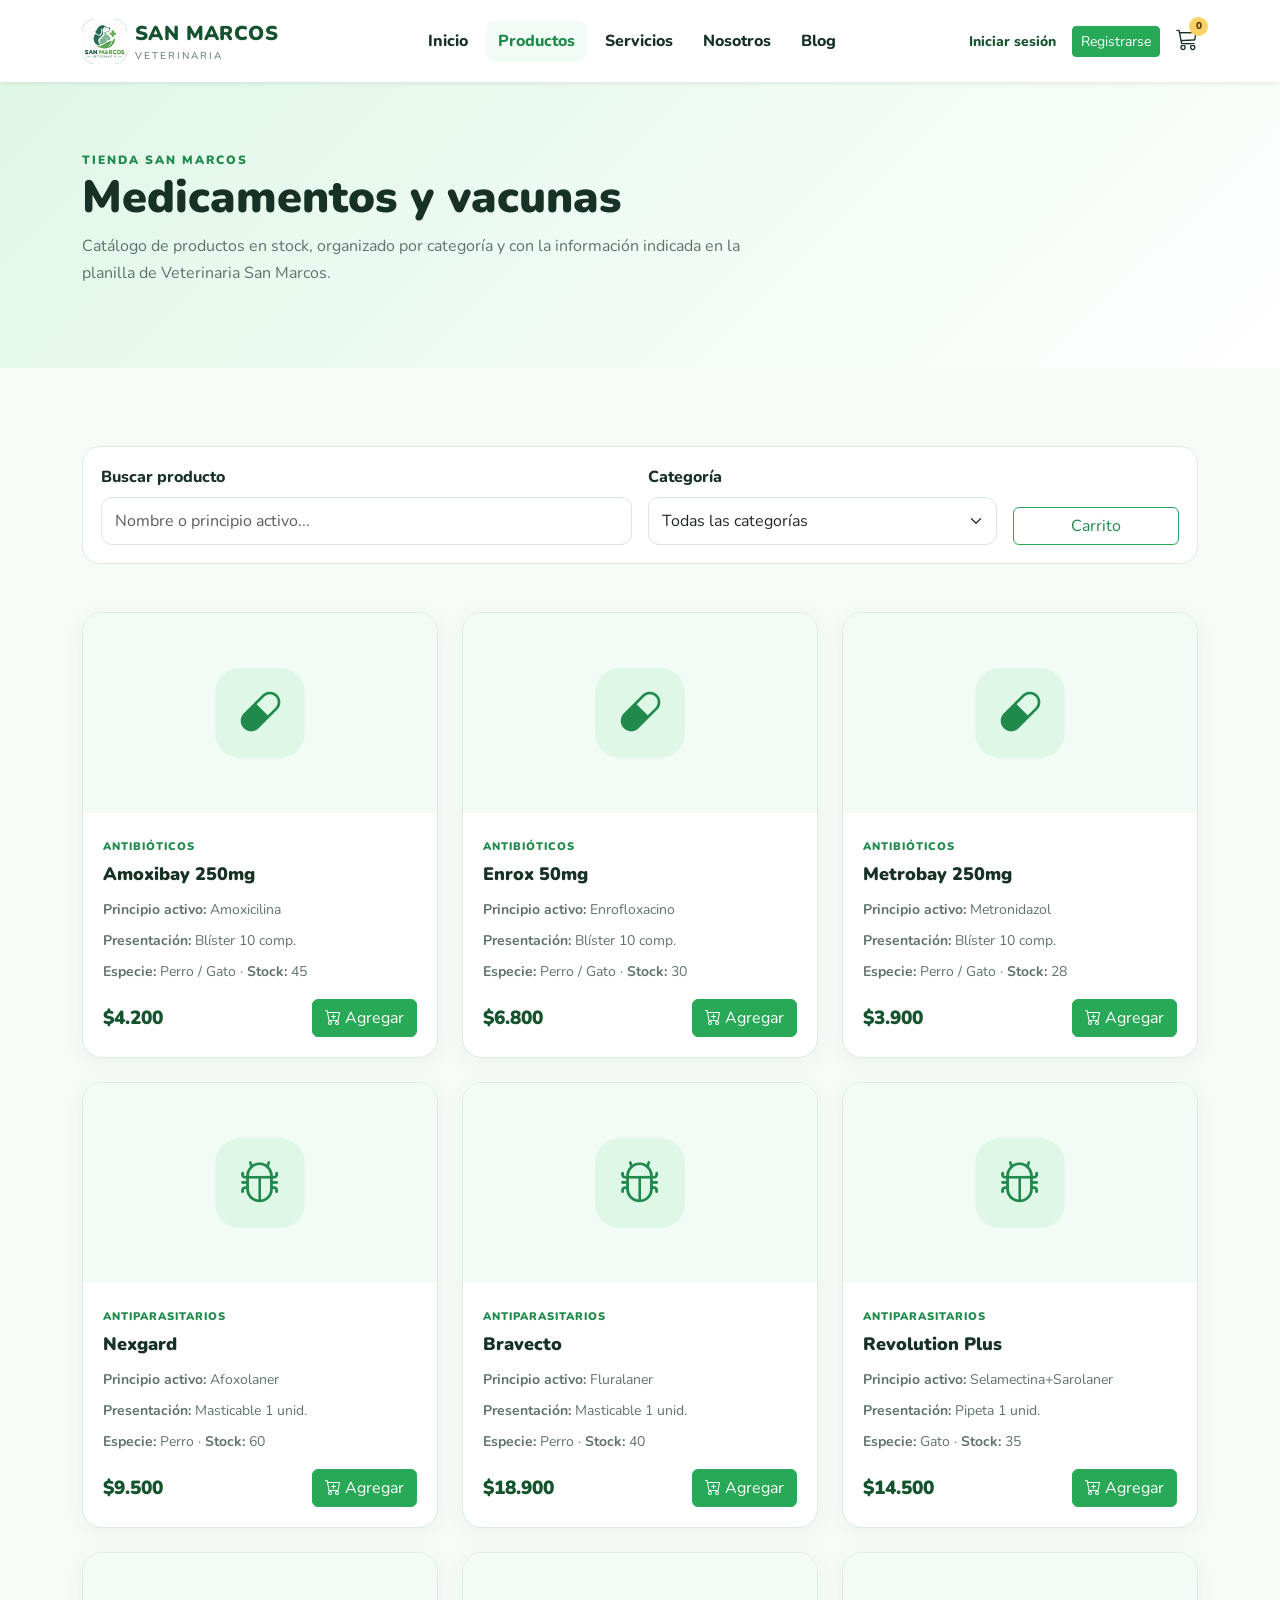
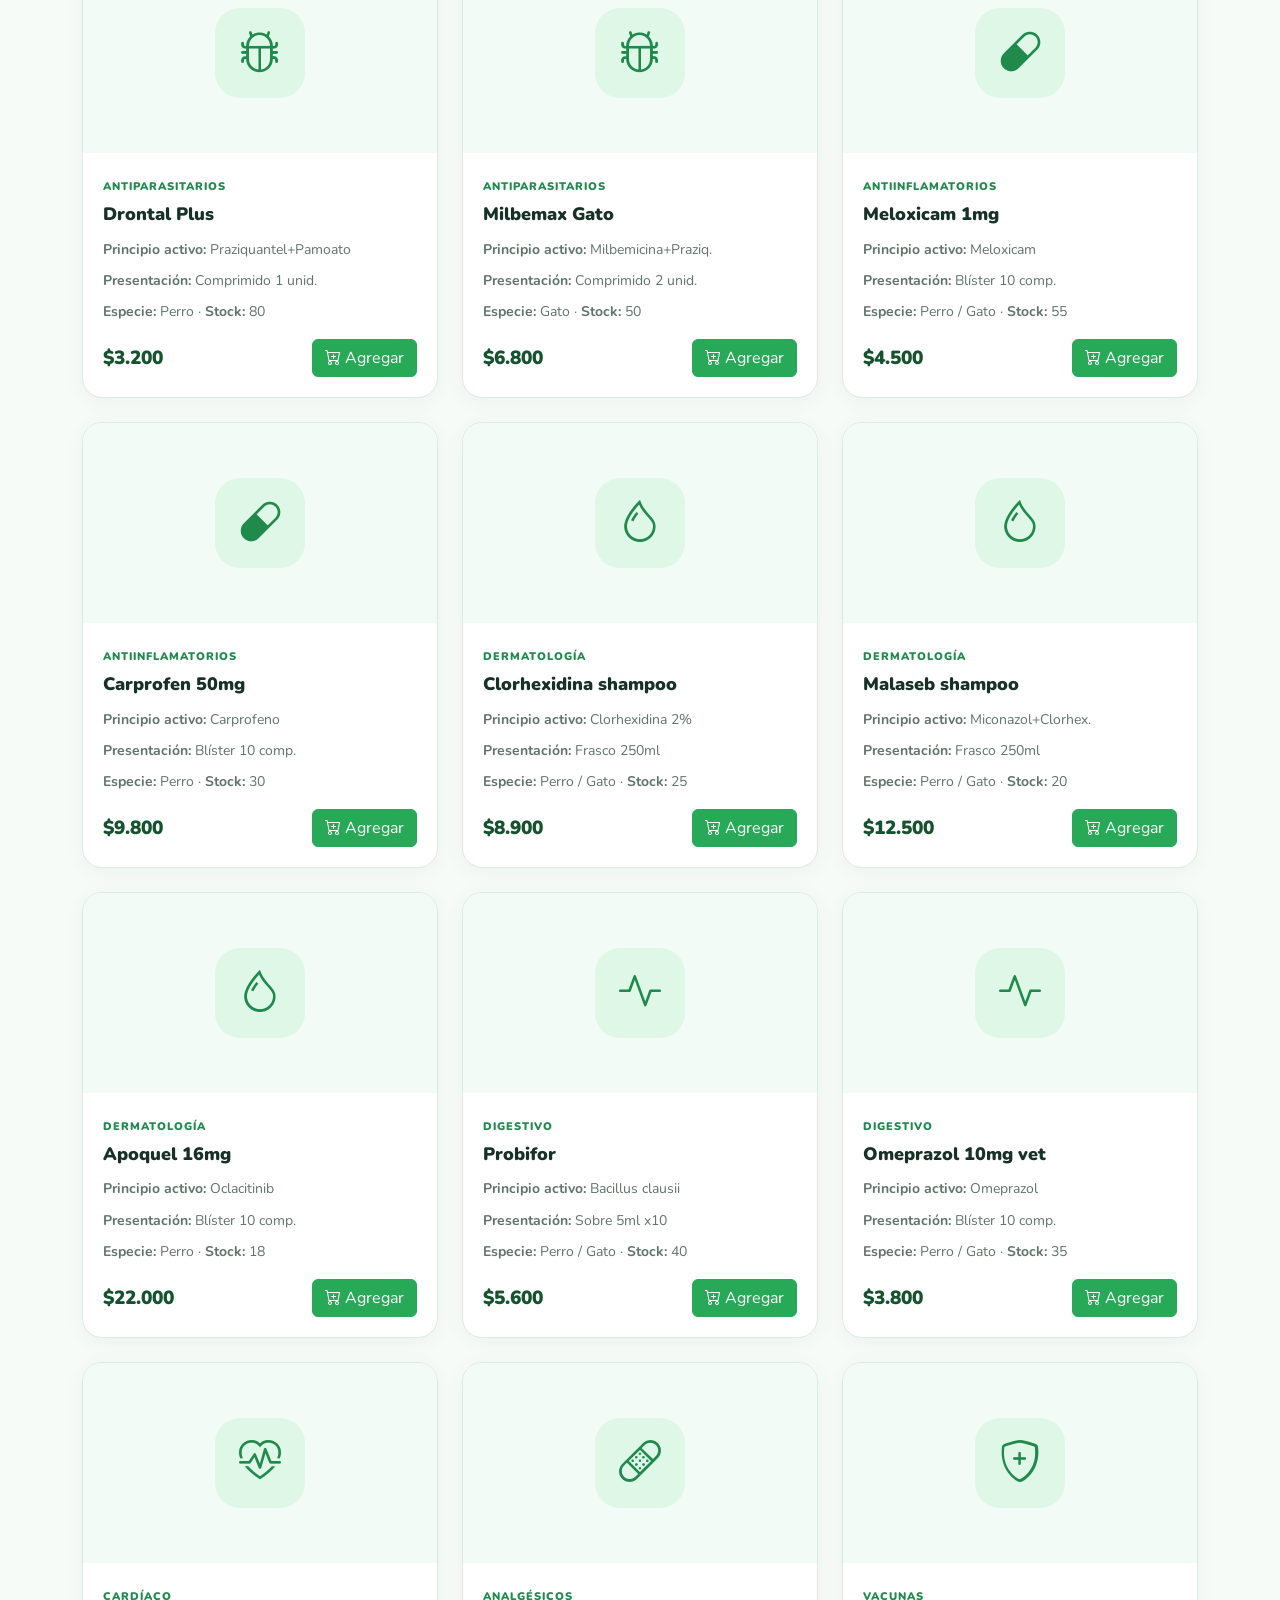
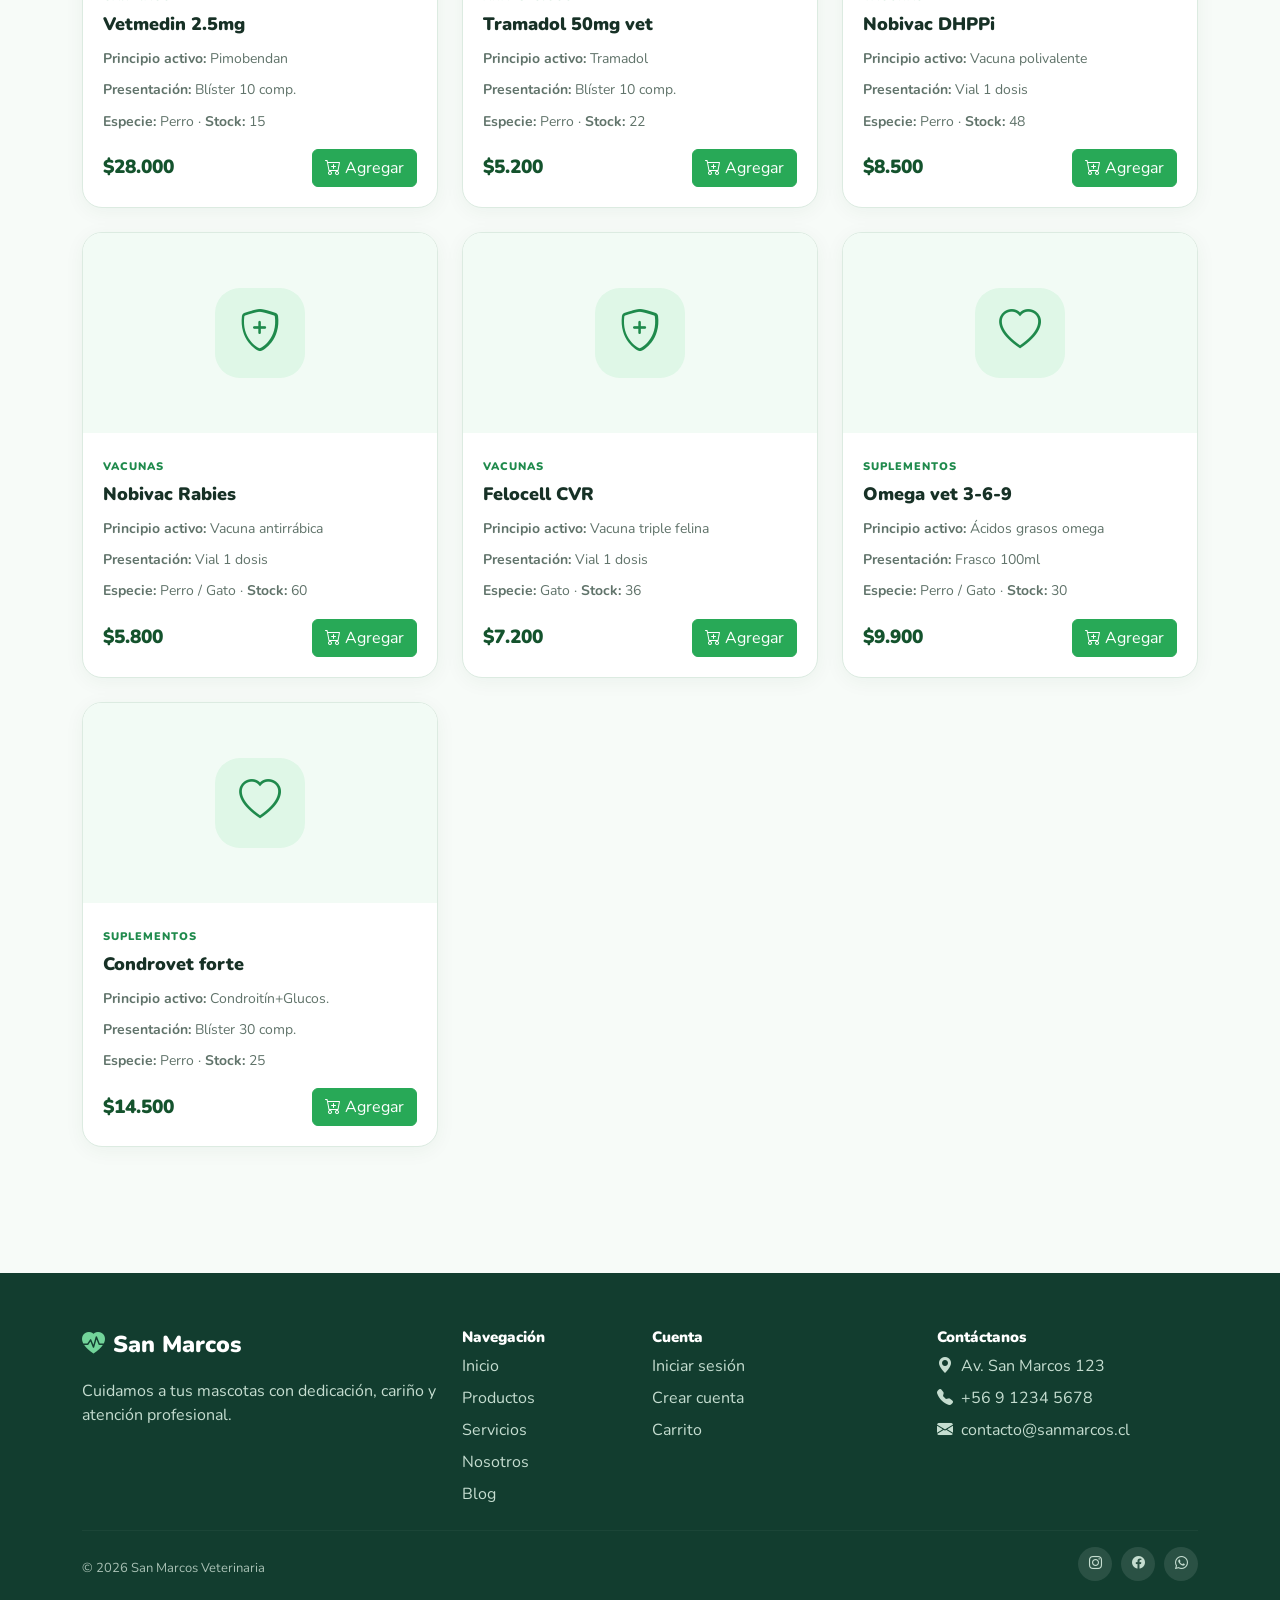
<file: html/productos.html>
<!DOCTYPE html>
<html lang="es">
<head>
    <meta charset="UTF-8">
    <meta name="viewport" content="width=device-width, initial-scale=1.0">
    <title>Productos | San Marcos</title>
    <link href="https://cdn.jsdelivr.net/npm/bootstrap@5.3.8/dist/css/bootstrap.min.css" rel="stylesheet">
    <link rel="stylesheet" href="https://cdn.jsdelivr.net/npm/bootstrap-icons@1.13.1/font/bootstrap-icons.min.css">
    <link href="https://fonts.googleapis.com/css2?family=Nunito:wght@400;500;600;700;800;900&display=swap" rel="stylesheet">
    <link rel="stylesheet" href="../css/style.css">
</head>
<body>

<header>
<nav class="navbar navbar-expand-lg navbar-light shadow-sm">
    <div class="container">
        <a class="navbar-brand d-flex align-items-center" href="index.html">
            <div class="logo-icon">
                <img src="../img/logo-sanmarcos.png" alt="Logo San Marcos"
                     onerror="this.style.display='none'; this.parentElement.innerHTML='<i class=&quot;bi bi-heart-pulse-fill&quot;></i>';">
            </div>
            <div class="ms-2">
                <span class="logo-title">San Marcos</span>
                <small class="d-block logo-subtitle">Veterinaria</small>
            </div>
        </a>

        <button class="navbar-toggler" type="button" data-bs-toggle="collapse" data-bs-target="#menuPrincipal" aria-label="Abrir menú">
            <span class="navbar-toggler-icon"></span>
        </button>

        <div class="collapse navbar-collapse" id="menuPrincipal">
            <ul class="navbar-nav mx-auto mb-2 mb-lg-0">
                <li class="nav-item"><a class="nav-link" href="index.html">Inicio</a></li><li class="nav-item"><a class="nav-link active" href="productos.html">Productos</a></li><li class="nav-item"><a class="nav-link" href="servicios.html">Servicios</a></li><li class="nav-item"><a class="nav-link" href="nosotros.html">Nosotros</a></li><li class="nav-item"><a class="nav-link" href="blog.html">Blog</a></li>
            </ul>
            <div class="actions d-flex align-items-center gap-3">
                <a href="login.html" class="login-link">Iniciar sesión</a>
                <a href="registro.html" class="btn btn-success btn-sm">Registrarse</a>
                <a href="carrito.html" class="cart-link" aria-label="Carrito">
                    <i class="bi bi-cart3"></i>
                    <span class="cart-number">0</span>
                </a>
            </div>
        </div>
    </div>
</nav>
</header>

<main>
<section class="page-hero">
    <div class="container">
        <span class="section-label">TIENDA SAN MARCOS</span>
        <h1>Medicamentos y vacunas</h1>
        <p>Catálogo de productos en stock, organizado por categoría y con la información indicada en la planilla de Veterinaria San Marcos.</p>
    </div>
</section>
<section class="section">
<div class="container">
    <div class="filters mb-5">
        <div class="row g-3">
            <div class="col-md-6">
                <label class="form-label">Buscar producto</label>
                <input id="buscarProducto" class="form-control" type="search" placeholder="Nombre o principio activo...">
            </div>
            <div class="col-md-4">
                <label class="form-label">Categoría</label>
                <select id="filtroProducto" class="form-select">
                    <option value="">Todas las categorías</option>
                    <option>Antibióticos</option><option>Antiparasitarios</option>
                    <option>Antiinflamatorios</option><option>Dermatología</option>
                    <option>Digestivo</option><option>Cardíaco</option><option>Analgésicos</option>
                    <option>Vacunas</option><option>Suplementos</option>
                </select>
            </div>
            <div class="col-md-2 d-flex align-items-end">
                <a href="carrito.html" class="btn btn-outline-success w-100">Carrito</a>
            </div>
        </div>
    </div>
    <div class="row g-4" id="catalogoProductos">

<div class="col-md-6 col-lg-4 product-item" data-category="Antibióticos">
<div class="product-card">
    <div class="product-image"><div class="product-placeholder"><i class="bi bi-capsule"></i></div></div>
    <div class="product-body">
        <span class="product-category">Antibióticos</span>
        <h3>Amoxibay 250mg</h3>
        <p class="mb-2"><strong>Principio activo:</strong> Amoxicilina</p>
        <p class="mb-2"><strong>Presentación:</strong> Blíster 10 comp.</p>
        <p class="mb-3"><strong>Especie:</strong> Perro / Gato · <strong>Stock:</strong> 45</p>
        <div class="d-flex justify-content-between align-items-center">
            <span class="product-price">$4.200</span>
            <button class="btn btn-success add-to-cart" data-nombre="Amoxibay 250mg" data-precio="4200" data-imagen="">
                <i class="bi bi-cart-plus me-1"></i>Agregar
            </button>
        </div>
    </div>
</div>
</div>
<div class="col-md-6 col-lg-4 product-item" data-category="Antibióticos">
<div class="product-card">
    <div class="product-image"><div class="product-placeholder"><i class="bi bi-capsule"></i></div></div>
    <div class="product-body">
        <span class="product-category">Antibióticos</span>
        <h3>Enrox 50mg</h3>
        <p class="mb-2"><strong>Principio activo:</strong> Enrofloxacino</p>
        <p class="mb-2"><strong>Presentación:</strong> Blíster 10 comp.</p>
        <p class="mb-3"><strong>Especie:</strong> Perro / Gato · <strong>Stock:</strong> 30</p>
        <div class="d-flex justify-content-between align-items-center">
            <span class="product-price">$6.800</span>
            <button class="btn btn-success add-to-cart" data-nombre="Enrox 50mg" data-precio="6800" data-imagen="">
                <i class="bi bi-cart-plus me-1"></i>Agregar
            </button>
        </div>
    </div>
</div>
</div>
<div class="col-md-6 col-lg-4 product-item" data-category="Antibióticos">
<div class="product-card">
    <div class="product-image"><div class="product-placeholder"><i class="bi bi-capsule"></i></div></div>
    <div class="product-body">
        <span class="product-category">Antibióticos</span>
        <h3>Metrobay 250mg</h3>
        <p class="mb-2"><strong>Principio activo:</strong> Metronidazol</p>
        <p class="mb-2"><strong>Presentación:</strong> Blíster 10 comp.</p>
        <p class="mb-3"><strong>Especie:</strong> Perro / Gato · <strong>Stock:</strong> 28</p>
        <div class="d-flex justify-content-between align-items-center">
            <span class="product-price">$3.900</span>
            <button class="btn btn-success add-to-cart" data-nombre="Metrobay 250mg" data-precio="3900" data-imagen="">
                <i class="bi bi-cart-plus me-1"></i>Agregar
            </button>
        </div>
    </div>
</div>
</div>
<div class="col-md-6 col-lg-4 product-item" data-category="Antiparasitarios">
<div class="product-card">
    <div class="product-image"><div class="product-placeholder"><i class="bi bi-bug"></i></div></div>
    <div class="product-body">
        <span class="product-category">Antiparasitarios</span>
        <h3>Nexgard</h3>
        <p class="mb-2"><strong>Principio activo:</strong> Afoxolaner</p>
        <p class="mb-2"><strong>Presentación:</strong> Masticable 1 unid.</p>
        <p class="mb-3"><strong>Especie:</strong> Perro · <strong>Stock:</strong> 60</p>
        <div class="d-flex justify-content-between align-items-center">
            <span class="product-price">$9.500</span>
            <button class="btn btn-success add-to-cart" data-nombre="Nexgard" data-precio="9500" data-imagen="">
                <i class="bi bi-cart-plus me-1"></i>Agregar
            </button>
        </div>
    </div>
</div>
</div>
<div class="col-md-6 col-lg-4 product-item" data-category="Antiparasitarios">
<div class="product-card">
    <div class="product-image"><div class="product-placeholder"><i class="bi bi-bug"></i></div></div>
    <div class="product-body">
        <span class="product-category">Antiparasitarios</span>
        <h3>Bravecto</h3>
        <p class="mb-2"><strong>Principio activo:</strong> Fluralaner</p>
        <p class="mb-2"><strong>Presentación:</strong> Masticable 1 unid.</p>
        <p class="mb-3"><strong>Especie:</strong> Perro · <strong>Stock:</strong> 40</p>
        <div class="d-flex justify-content-between align-items-center">
            <span class="product-price">$18.900</span>
            <button class="btn btn-success add-to-cart" data-nombre="Bravecto" data-precio="18900" data-imagen="">
                <i class="bi bi-cart-plus me-1"></i>Agregar
            </button>
        </div>
    </div>
</div>
</div>
<div class="col-md-6 col-lg-4 product-item" data-category="Antiparasitarios">
<div class="product-card">
    <div class="product-image"><div class="product-placeholder"><i class="bi bi-bug"></i></div></div>
    <div class="product-body">
        <span class="product-category">Antiparasitarios</span>
        <h3>Revolution Plus</h3>
        <p class="mb-2"><strong>Principio activo:</strong> Selamectina+Sarolaner</p>
        <p class="mb-2"><strong>Presentación:</strong> Pipeta 1 unid.</p>
        <p class="mb-3"><strong>Especie:</strong> Gato · <strong>Stock:</strong> 35</p>
        <div class="d-flex justify-content-between align-items-center">
            <span class="product-price">$14.500</span>
            <button class="btn btn-success add-to-cart" data-nombre="Revolution Plus" data-precio="14500" data-imagen="">
                <i class="bi bi-cart-plus me-1"></i>Agregar
            </button>
        </div>
    </div>
</div>
</div>
<div class="col-md-6 col-lg-4 product-item" data-category="Antiparasitarios">
<div class="product-card">
    <div class="product-image"><div class="product-placeholder"><i class="bi bi-bug"></i></div></div>
    <div class="product-body">
        <span class="product-category">Antiparasitarios</span>
        <h3>Drontal Plus</h3>
        <p class="mb-2"><strong>Principio activo:</strong> Praziquantel+Pamoato</p>
        <p class="mb-2"><strong>Presentación:</strong> Comprimido 1 unid.</p>
        <p class="mb-3"><strong>Especie:</strong> Perro · <strong>Stock:</strong> 80</p>
        <div class="d-flex justify-content-between align-items-center">
            <span class="product-price">$3.200</span>
            <button class="btn btn-success add-to-cart" data-nombre="Drontal Plus" data-precio="3200" data-imagen="">
                <i class="bi bi-cart-plus me-1"></i>Agregar
            </button>
        </div>
    </div>
</div>
</div>
<div class="col-md-6 col-lg-4 product-item" data-category="Antiparasitarios">
<div class="product-card">
    <div class="product-image"><div class="product-placeholder"><i class="bi bi-bug"></i></div></div>
    <div class="product-body">
        <span class="product-category">Antiparasitarios</span>
        <h3>Milbemax Gato</h3>
        <p class="mb-2"><strong>Principio activo:</strong> Milbemicina+Praziq.</p>
        <p class="mb-2"><strong>Presentación:</strong> Comprimido 2 unid.</p>
        <p class="mb-3"><strong>Especie:</strong> Gato · <strong>Stock:</strong> 50</p>
        <div class="d-flex justify-content-between align-items-center">
            <span class="product-price">$6.800</span>
            <button class="btn btn-success add-to-cart" data-nombre="Milbemax Gato" data-precio="6800" data-imagen="">
                <i class="bi bi-cart-plus me-1"></i>Agregar
            </button>
        </div>
    </div>
</div>
</div>
<div class="col-md-6 col-lg-4 product-item" data-category="Antiinflamatorios">
<div class="product-card">
    <div class="product-image"><div class="product-placeholder"><i class="bi bi-capsule"></i></div></div>
    <div class="product-body">
        <span class="product-category">Antiinflamatorios</span>
        <h3>Meloxicam 1mg</h3>
        <p class="mb-2"><strong>Principio activo:</strong> Meloxicam</p>
        <p class="mb-2"><strong>Presentación:</strong> Blíster 10 comp.</p>
        <p class="mb-3"><strong>Especie:</strong> Perro / Gato · <strong>Stock:</strong> 55</p>
        <div class="d-flex justify-content-between align-items-center">
            <span class="product-price">$4.500</span>
            <button class="btn btn-success add-to-cart" data-nombre="Meloxicam 1mg" data-precio="4500" data-imagen="">
                <i class="bi bi-cart-plus me-1"></i>Agregar
            </button>
        </div>
    </div>
</div>
</div>
<div class="col-md-6 col-lg-4 product-item" data-category="Antiinflamatorios">
<div class="product-card">
    <div class="product-image"><div class="product-placeholder"><i class="bi bi-capsule"></i></div></div>
    <div class="product-body">
        <span class="product-category">Antiinflamatorios</span>
        <h3>Carprofen 50mg</h3>
        <p class="mb-2"><strong>Principio activo:</strong> Carprofeno</p>
        <p class="mb-2"><strong>Presentación:</strong> Blíster 10 comp.</p>
        <p class="mb-3"><strong>Especie:</strong> Perro · <strong>Stock:</strong> 30</p>
        <div class="d-flex justify-content-between align-items-center">
            <span class="product-price">$9.800</span>
            <button class="btn btn-success add-to-cart" data-nombre="Carprofen 50mg" data-precio="9800" data-imagen="">
                <i class="bi bi-cart-plus me-1"></i>Agregar
            </button>
        </div>
    </div>
</div>
</div>
<div class="col-md-6 col-lg-4 product-item" data-category="Dermatología">
<div class="product-card">
    <div class="product-image"><div class="product-placeholder"><i class="bi bi-droplet"></i></div></div>
    <div class="product-body">
        <span class="product-category">Dermatología</span>
        <h3>Clorhexidina shampoo</h3>
        <p class="mb-2"><strong>Principio activo:</strong> Clorhexidina 2%</p>
        <p class="mb-2"><strong>Presentación:</strong> Frasco 250ml</p>
        <p class="mb-3"><strong>Especie:</strong> Perro / Gato · <strong>Stock:</strong> 25</p>
        <div class="d-flex justify-content-between align-items-center">
            <span class="product-price">$8.900</span>
            <button class="btn btn-success add-to-cart" data-nombre="Clorhexidina shampoo" data-precio="8900" data-imagen="">
                <i class="bi bi-cart-plus me-1"></i>Agregar
            </button>
        </div>
    </div>
</div>
</div>
<div class="col-md-6 col-lg-4 product-item" data-category="Dermatología">
<div class="product-card">
    <div class="product-image"><div class="product-placeholder"><i class="bi bi-droplet"></i></div></div>
    <div class="product-body">
        <span class="product-category">Dermatología</span>
        <h3>Malaseb shampoo</h3>
        <p class="mb-2"><strong>Principio activo:</strong> Miconazol+Clorhex.</p>
        <p class="mb-2"><strong>Presentación:</strong> Frasco 250ml</p>
        <p class="mb-3"><strong>Especie:</strong> Perro / Gato · <strong>Stock:</strong> 20</p>
        <div class="d-flex justify-content-between align-items-center">
            <span class="product-price">$12.500</span>
            <button class="btn btn-success add-to-cart" data-nombre="Malaseb shampoo" data-precio="12500" data-imagen="">
                <i class="bi bi-cart-plus me-1"></i>Agregar
            </button>
        </div>
    </div>
</div>
</div>
<div class="col-md-6 col-lg-4 product-item" data-category="Dermatología">
<div class="product-card">
    <div class="product-image"><div class="product-placeholder"><i class="bi bi-droplet"></i></div></div>
    <div class="product-body">
        <span class="product-category">Dermatología</span>
        <h3>Apoquel 16mg</h3>
        <p class="mb-2"><strong>Principio activo:</strong> Oclacitinib</p>
        <p class="mb-2"><strong>Presentación:</strong> Blíster 10 comp.</p>
        <p class="mb-3"><strong>Especie:</strong> Perro · <strong>Stock:</strong> 18</p>
        <div class="d-flex justify-content-between align-items-center">
            <span class="product-price">$22.000</span>
            <button class="btn btn-success add-to-cart" data-nombre="Apoquel 16mg" data-precio="22000" data-imagen="">
                <i class="bi bi-cart-plus me-1"></i>Agregar
            </button>
        </div>
    </div>
</div>
</div>
<div class="col-md-6 col-lg-4 product-item" data-category="Digestivo">
<div class="product-card">
    <div class="product-image"><div class="product-placeholder"><i class="bi bi-activity"></i></div></div>
    <div class="product-body">
        <span class="product-category">Digestivo</span>
        <h3>Probifor</h3>
        <p class="mb-2"><strong>Principio activo:</strong> Bacillus clausii</p>
        <p class="mb-2"><strong>Presentación:</strong> Sobre 5ml x10</p>
        <p class="mb-3"><strong>Especie:</strong> Perro / Gato · <strong>Stock:</strong> 40</p>
        <div class="d-flex justify-content-between align-items-center">
            <span class="product-price">$5.600</span>
            <button class="btn btn-success add-to-cart" data-nombre="Probifor" data-precio="5600" data-imagen="">
                <i class="bi bi-cart-plus me-1"></i>Agregar
            </button>
        </div>
    </div>
</div>
</div>
<div class="col-md-6 col-lg-4 product-item" data-category="Digestivo">
<div class="product-card">
    <div class="product-image"><div class="product-placeholder"><i class="bi bi-activity"></i></div></div>
    <div class="product-body">
        <span class="product-category">Digestivo</span>
        <h3>Omeprazol 10mg vet</h3>
        <p class="mb-2"><strong>Principio activo:</strong> Omeprazol</p>
        <p class="mb-2"><strong>Presentación:</strong> Blíster 10 comp.</p>
        <p class="mb-3"><strong>Especie:</strong> Perro / Gato · <strong>Stock:</strong> 35</p>
        <div class="d-flex justify-content-between align-items-center">
            <span class="product-price">$3.800</span>
            <button class="btn btn-success add-to-cart" data-nombre="Omeprazol 10mg vet" data-precio="3800" data-imagen="">
                <i class="bi bi-cart-plus me-1"></i>Agregar
            </button>
        </div>
    </div>
</div>
</div>
<div class="col-md-6 col-lg-4 product-item" data-category="Cardíaco">
<div class="product-card">
    <div class="product-image"><div class="product-placeholder"><i class="bi bi-heart-pulse"></i></div></div>
    <div class="product-body">
        <span class="product-category">Cardíaco</span>
        <h3>Vetmedin 2.5mg</h3>
        <p class="mb-2"><strong>Principio activo:</strong> Pimobendan</p>
        <p class="mb-2"><strong>Presentación:</strong> Blíster 10 comp.</p>
        <p class="mb-3"><strong>Especie:</strong> Perro · <strong>Stock:</strong> 15</p>
        <div class="d-flex justify-content-between align-items-center">
            <span class="product-price">$28.000</span>
            <button class="btn btn-success add-to-cart" data-nombre="Vetmedin 2.5mg" data-precio="28000" data-imagen="">
                <i class="bi bi-cart-plus me-1"></i>Agregar
            </button>
        </div>
    </div>
</div>
</div>
<div class="col-md-6 col-lg-4 product-item" data-category="Analgésicos">
<div class="product-card">
    <div class="product-image"><div class="product-placeholder"><i class="bi bi-bandaid"></i></div></div>
    <div class="product-body">
        <span class="product-category">Analgésicos</span>
        <h3>Tramadol 50mg vet</h3>
        <p class="mb-2"><strong>Principio activo:</strong> Tramadol</p>
        <p class="mb-2"><strong>Presentación:</strong> Blíster 10 comp.</p>
        <p class="mb-3"><strong>Especie:</strong> Perro · <strong>Stock:</strong> 22</p>
        <div class="d-flex justify-content-between align-items-center">
            <span class="product-price">$5.200</span>
            <button class="btn btn-success add-to-cart" data-nombre="Tramadol 50mg vet" data-precio="5200" data-imagen="">
                <i class="bi bi-cart-plus me-1"></i>Agregar
            </button>
        </div>
    </div>
</div>
</div>
<div class="col-md-6 col-lg-4 product-item" data-category="Vacunas">
<div class="product-card">
    <div class="product-image"><div class="product-placeholder"><i class="bi bi-shield-plus"></i></div></div>
    <div class="product-body">
        <span class="product-category">Vacunas</span>
        <h3>Nobivac DHPPi</h3>
        <p class="mb-2"><strong>Principio activo:</strong> Vacuna polivalente</p>
        <p class="mb-2"><strong>Presentación:</strong> Vial 1 dosis</p>
        <p class="mb-3"><strong>Especie:</strong> Perro · <strong>Stock:</strong> 48</p>
        <div class="d-flex justify-content-between align-items-center">
            <span class="product-price">$8.500</span>
            <button class="btn btn-success add-to-cart" data-nombre="Nobivac DHPPi" data-precio="8500" data-imagen="">
                <i class="bi bi-cart-plus me-1"></i>Agregar
            </button>
        </div>
    </div>
</div>
</div>
<div class="col-md-6 col-lg-4 product-item" data-category="Vacunas">
<div class="product-card">
    <div class="product-image"><div class="product-placeholder"><i class="bi bi-shield-plus"></i></div></div>
    <div class="product-body">
        <span class="product-category">Vacunas</span>
        <h3>Nobivac Rabies</h3>
        <p class="mb-2"><strong>Principio activo:</strong> Vacuna antirrábica</p>
        <p class="mb-2"><strong>Presentación:</strong> Vial 1 dosis</p>
        <p class="mb-3"><strong>Especie:</strong> Perro / Gato · <strong>Stock:</strong> 60</p>
        <div class="d-flex justify-content-between align-items-center">
            <span class="product-price">$5.800</span>
            <button class="btn btn-success add-to-cart" data-nombre="Nobivac Rabies" data-precio="5800" data-imagen="">
                <i class="bi bi-cart-plus me-1"></i>Agregar
            </button>
        </div>
    </div>
</div>
</div>
<div class="col-md-6 col-lg-4 product-item" data-category="Vacunas">
<div class="product-card">
    <div class="product-image"><div class="product-placeholder"><i class="bi bi-shield-plus"></i></div></div>
    <div class="product-body">
        <span class="product-category">Vacunas</span>
        <h3>Felocell CVR</h3>
        <p class="mb-2"><strong>Principio activo:</strong> Vacuna triple felina</p>
        <p class="mb-2"><strong>Presentación:</strong> Vial 1 dosis</p>
        <p class="mb-3"><strong>Especie:</strong> Gato · <strong>Stock:</strong> 36</p>
        <div class="d-flex justify-content-between align-items-center">
            <span class="product-price">$7.200</span>
            <button class="btn btn-success add-to-cart" data-nombre="Felocell CVR" data-precio="7200" data-imagen="">
                <i class="bi bi-cart-plus me-1"></i>Agregar
            </button>
        </div>
    </div>
</div>
</div>
<div class="col-md-6 col-lg-4 product-item" data-category="Suplementos">
<div class="product-card">
    <div class="product-image"><div class="product-placeholder"><i class="bi bi-heart"></i></div></div>
    <div class="product-body">
        <span class="product-category">Suplementos</span>
        <h3>Omega vet 3-6-9</h3>
        <p class="mb-2"><strong>Principio activo:</strong> Ácidos grasos omega</p>
        <p class="mb-2"><strong>Presentación:</strong> Frasco 100ml</p>
        <p class="mb-3"><strong>Especie:</strong> Perro / Gato · <strong>Stock:</strong> 30</p>
        <div class="d-flex justify-content-between align-items-center">
            <span class="product-price">$9.900</span>
            <button class="btn btn-success add-to-cart" data-nombre="Omega vet 3-6-9" data-precio="9900" data-imagen="">
                <i class="bi bi-cart-plus me-1"></i>Agregar
            </button>
        </div>
    </div>
</div>
</div>
<div class="col-md-6 col-lg-4 product-item" data-category="Suplementos">
<div class="product-card">
    <div class="product-image"><div class="product-placeholder"><i class="bi bi-heart"></i></div></div>
    <div class="product-body">
        <span class="product-category">Suplementos</span>
        <h3>Condrovet forte</h3>
        <p class="mb-2"><strong>Principio activo:</strong> Condroitín+Glucos.</p>
        <p class="mb-2"><strong>Presentación:</strong> Blíster 30 comp.</p>
        <p class="mb-3"><strong>Especie:</strong> Perro · <strong>Stock:</strong> 25</p>
        <div class="d-flex justify-content-between align-items-center">
            <span class="product-price">$14.500</span>
            <button class="btn btn-success add-to-cart" data-nombre="Condrovet forte" data-precio="14500" data-imagen="">
                <i class="bi bi-cart-plus me-1"></i>Agregar
            </button>
        </div>
    </div>
</div>
</div>
    </div>
</div>
</section>
</main>

<footer class="footer mt-5">
    <div class="container">
        <div class="row g-4">
            <div class="col-lg-4">
                <div class="footer-logo"><i class="bi bi-heart-pulse-fill me-2"></i>San Marcos</div>
                <p class="mt-3">Cuidamos a tus mascotas con dedicación, cariño y atención profesional.</p>
            </div>
            <div class="col-6 col-lg-2">
                <h5>Navegación</h5>
                <a href="index.html">Inicio</a>
                <a href="productos.html">Productos</a>
                <a href="servicios.html">Servicios</a>
                <a href="nosotros.html">Nosotros</a>
                <a href="blog.html">Blog</a>
            </div>
            <div class="col-6 col-lg-3">
                <h5>Cuenta</h5>
                <a href="login.html">Iniciar sesión</a>
                <a href="registro.html">Crear cuenta</a>
                <a href="carrito.html">Carrito</a>
            </div>
            <div class="col-lg-3">
                <h5>Contáctanos</h5>
                <p class="mb-2"><i class="bi bi-geo-alt-fill me-2"></i>Av. San Marcos 123</p>
                <p class="mb-2"><i class="bi bi-telephone-fill me-2"></i>+56 9 1234 5678</p>
                <p><i class="bi bi-envelope-fill me-2"></i>contacto@sanmarcos.cl</p>
            </div>
        </div>
        <hr>
        <div class="footer-bottom">
            <span>© 2026 San Marcos Veterinaria</span>
            <div class="social-icons">
                <a href="#" aria-label="Instagram"><i class="bi bi-instagram"></i></a>
                <a href="#" aria-label="Facebook"><i class="bi bi-facebook"></i></a>
                <a href="#" aria-label="WhatsApp"><i class="bi bi-whatsapp"></i></a>
            </div>
        </div>
    </div>
</footer>
<script src="../js/apps.js"></script>
<script src="https://cdn.jsdelivr.net/npm/bootstrap@5.3.8/dist/js/bootstrap.bundle.min.js"></script>
</file>
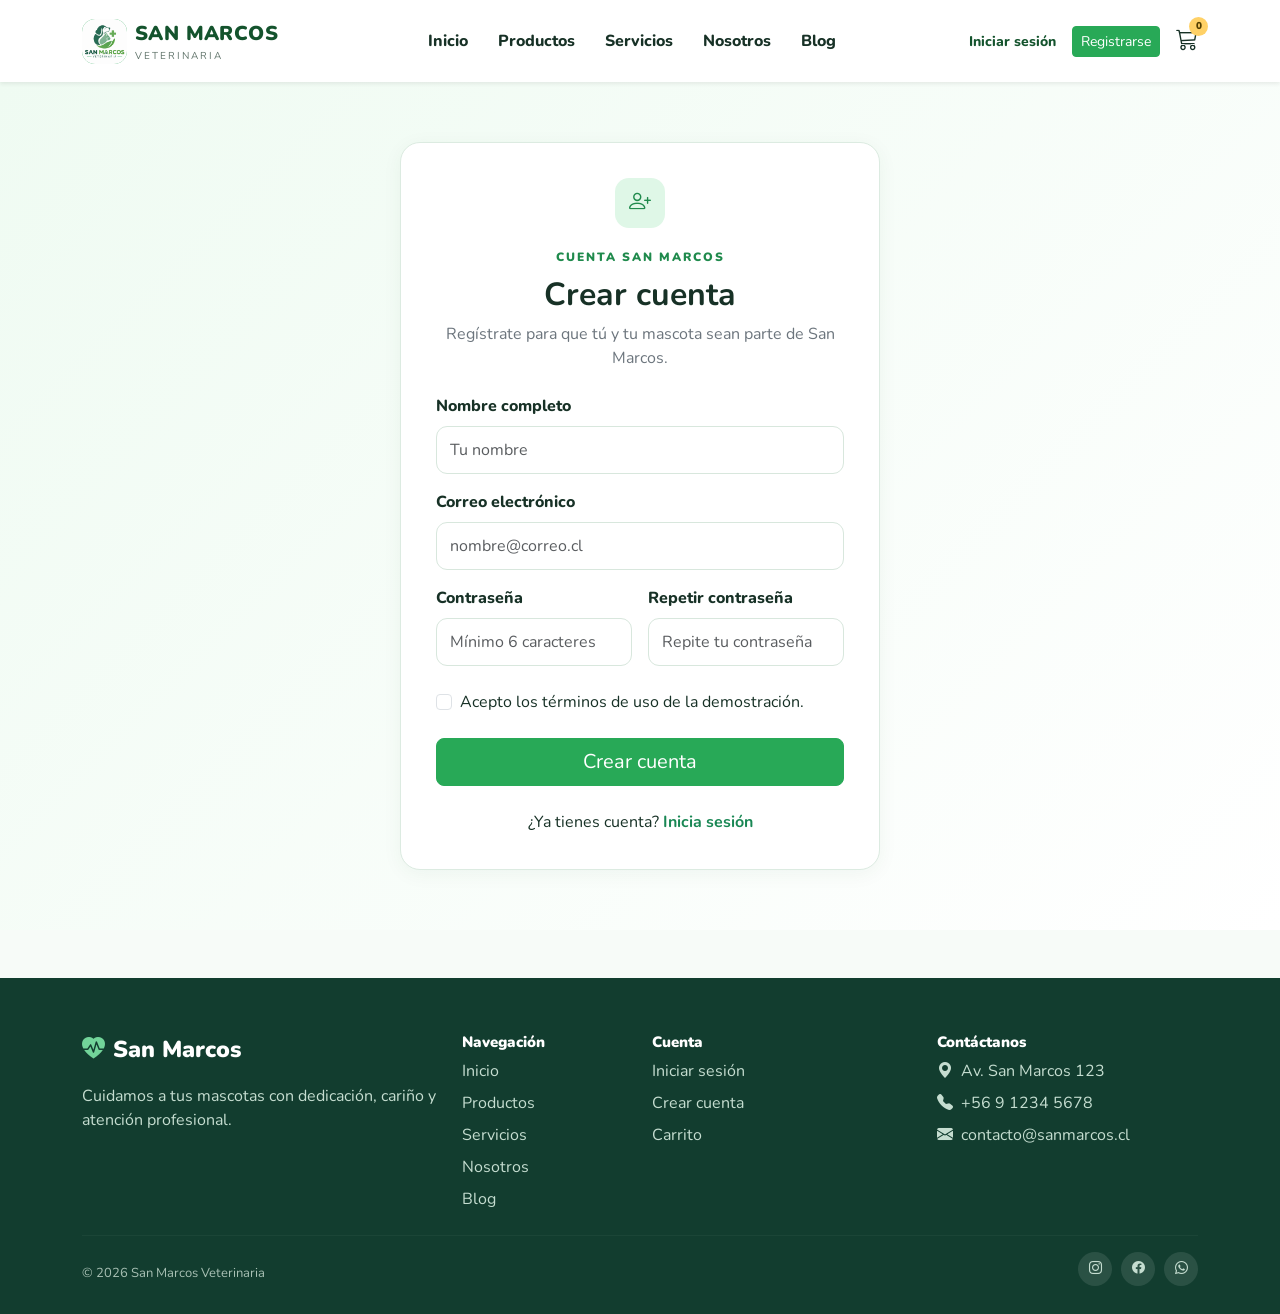
<file: html/registro.html>
<!DOCTYPE html>
<html lang="es">
<head>
    <meta charset="UTF-8">
    <meta name="viewport" content="width=device-width, initial-scale=1.0">
    <title>Registro | San Marcos</title>
    <link href="https://cdn.jsdelivr.net/npm/bootstrap@5.3.8/dist/css/bootstrap.min.css" rel="stylesheet">
    <link rel="stylesheet" href="https://cdn.jsdelivr.net/npm/bootstrap-icons@1.13.1/font/bootstrap-icons.min.css">
    <link href="https://fonts.googleapis.com/css2?family=Nunito:wght@400;500;600;700;800;900&display=swap" rel="stylesheet">
    <link rel="stylesheet" href="../css/style.css">
</head>
<body>

<header>
<nav class="navbar navbar-expand-lg navbar-light shadow-sm">
    <div class="container">
        <a class="navbar-brand d-flex align-items-center" href="index.html">
            <div class="logo-icon">
                <img src="../img/logo-sanmarcos.png" alt="Logo San Marcos"
                     onerror="this.style.display='none'; this.parentElement.innerHTML='<i class=&quot;bi bi-heart-pulse-fill&quot;></i>';">
            </div>
            <div class="ms-2">
                <span class="logo-title">San Marcos</span>
                <small class="d-block logo-subtitle">Veterinaria</small>
            </div>
        </a>

        <button class="navbar-toggler" type="button" data-bs-toggle="collapse" data-bs-target="#menuPrincipal" aria-label="Abrir menú">
            <span class="navbar-toggler-icon"></span>
        </button>

        <div class="collapse navbar-collapse" id="menuPrincipal">
            <ul class="navbar-nav mx-auto mb-2 mb-lg-0">
                <li class="nav-item"><a class="nav-link" href="index.html">Inicio</a></li><li class="nav-item"><a class="nav-link" href="productos.html">Productos</a></li><li class="nav-item"><a class="nav-link" href="servicios.html">Servicios</a></li><li class="nav-item"><a class="nav-link" href="nosotros.html">Nosotros</a></li><li class="nav-item"><a class="nav-link" href="blog.html">Blog</a></li>
            </ul>
            <div class="actions d-flex align-items-center gap-3">
                <a href="login.html" class="login-link">Iniciar sesión</a>
                <a href="registro.html" class="btn btn-success btn-sm">Registrarse</a>
                <a href="carrito.html" class="cart-link" aria-label="Carrito">
                    <i class="bi bi-cart3"></i>
                    <span class="cart-number">0</span>
                </a>
            </div>
        </div>
    </div>
</nav>
</header>

<main class="auth-section">
<div class="container">
<div class="auth-card">
    <div class="text-center mb-4">
        <div class="info-icon mx-auto mb-3"><i class="bi bi-person-plus"></i></div>
        <span class="section-label">CUENTA SAN MARCOS</span>
        <h1 class="h2 fw-bold mt-2">Crear cuenta</h1>
        <p class="text-secondary">Regístrate para que tú y tu mascota sean parte de San Marcos.</p>
    </div>
    <form id="formRegistro">
        <div class="mb-3">
            <label class="form-label" for="nombre">Nombre completo</label>
            <input class="form-control" id="nombre" type="text" required placeholder="Tu nombre">
        </div>
        <div class="mb-3">
            <label class="form-label" for="emailRegistro">Correo electrónico</label>
            <input class="form-control" id="emailRegistro" type="email" required placeholder="nombre@correo.cl">
        </div>
        <div class="row g-3">
            <div class="col-md-6">
                <label class="form-label" for="clave">Contraseña</label>
                <input class="form-control" id="clave" type="password" required minlength="6" placeholder="Mínimo 6 caracteres">
            </div>
            <div class="col-md-6">
                <label class="form-label" for="clave2">Repetir contraseña</label>
                <input class="form-control" id="clave2" type="password" required minlength="6" placeholder="Repite tu contraseña">
            </div>
        </div>
        <div class="form-check my-4">
            <input class="form-check-input" id="terminos" type="checkbox" required>
            <label class="form-check-label" for="terminos">Acepto los términos de uso de la demostración.</label>
        </div>
        <button class="btn btn-success w-100 btn-lg" type="submit">Crear cuenta</button>
    </form>
    <p class="text-center mt-4 mb-0">¿Ya tienes cuenta? <a href="login.html" class="text-success fw-bold">Inicia sesión</a></p>
</div>
</div>
</main>

<footer class="footer mt-5">
    <div class="container">
        <div class="row g-4">
            <div class="col-lg-4">
                <div class="footer-logo"><i class="bi bi-heart-pulse-fill me-2"></i>San Marcos</div>
                <p class="mt-3">Cuidamos a tus mascotas con dedicación, cariño y atención profesional.</p>
            </div>
            <div class="col-6 col-lg-2">
                <h5>Navegación</h5>
                <a href="index.html">Inicio</a>
                <a href="productos.html">Productos</a>
                <a href="servicios.html">Servicios</a>
                <a href="nosotros.html">Nosotros</a>
                <a href="blog.html">Blog</a>
            </div>
            <div class="col-6 col-lg-3">
                <h5>Cuenta</h5>
                <a href="login.html">Iniciar sesión</a>
                <a href="registro.html">Crear cuenta</a>
                <a href="carrito.html">Carrito</a>
            </div>
            <div class="col-lg-3">
                <h5>Contáctanos</h5>
                <p class="mb-2"><i class="bi bi-geo-alt-fill me-2"></i>Av. San Marcos 123</p>
                <p class="mb-2"><i class="bi bi-telephone-fill me-2"></i>+56 9 1234 5678</p>
                <p><i class="bi bi-envelope-fill me-2"></i>contacto@sanmarcos.cl</p>
            </div>
        </div>
        <hr>
        <div class="footer-bottom">
            <span>© 2026 San Marcos Veterinaria</span>
            <div class="social-icons">
                <a href="#" aria-label="Instagram"><i class="bi bi-instagram"></i></a>
                <a href="#" aria-label="Facebook"><i class="bi bi-facebook"></i></a>
                <a href="#" aria-label="WhatsApp"><i class="bi bi-whatsapp"></i></a>
            </div>
        </div>
    </div>
</footer>
<script src="../js/apps.js"></script>
<script src="https://cdn.jsdelivr.net/npm/bootstrap@5.3.8/dist/js/bootstrap.bundle.min.js"></script>
</file>
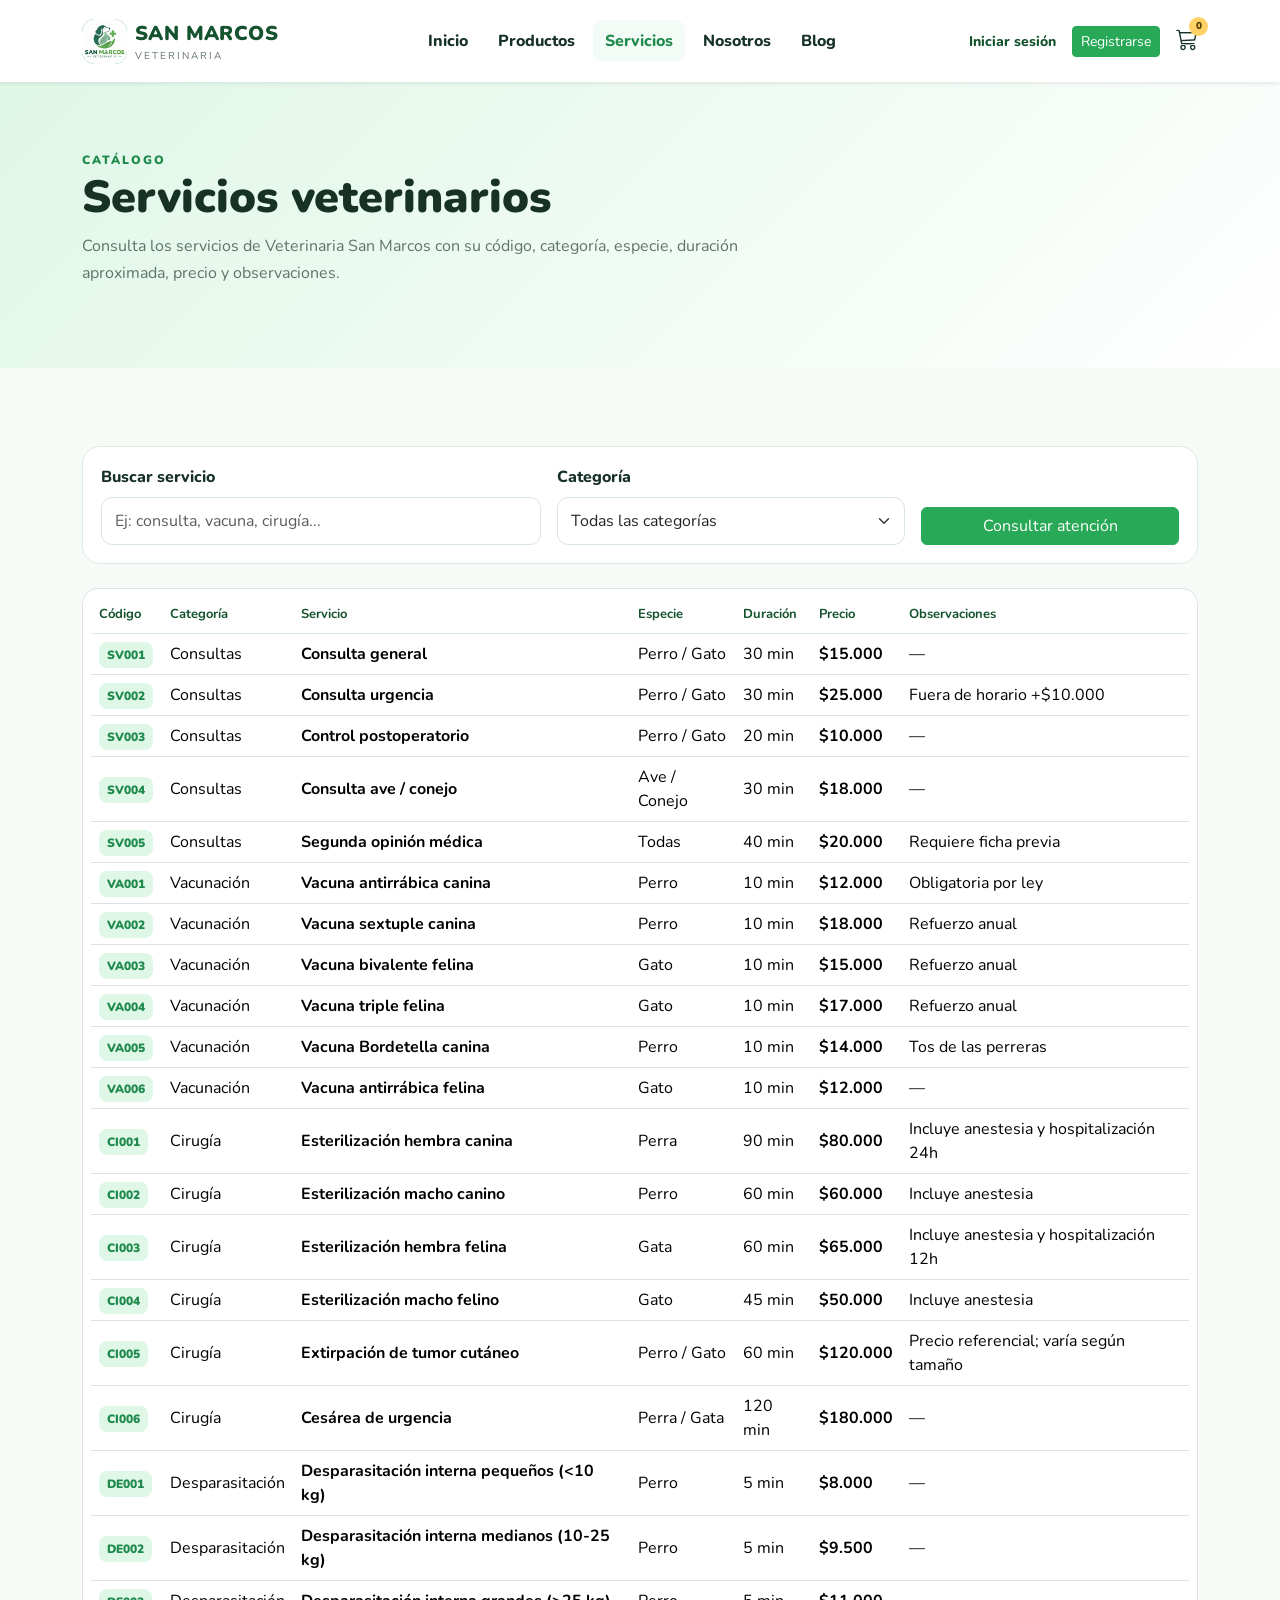
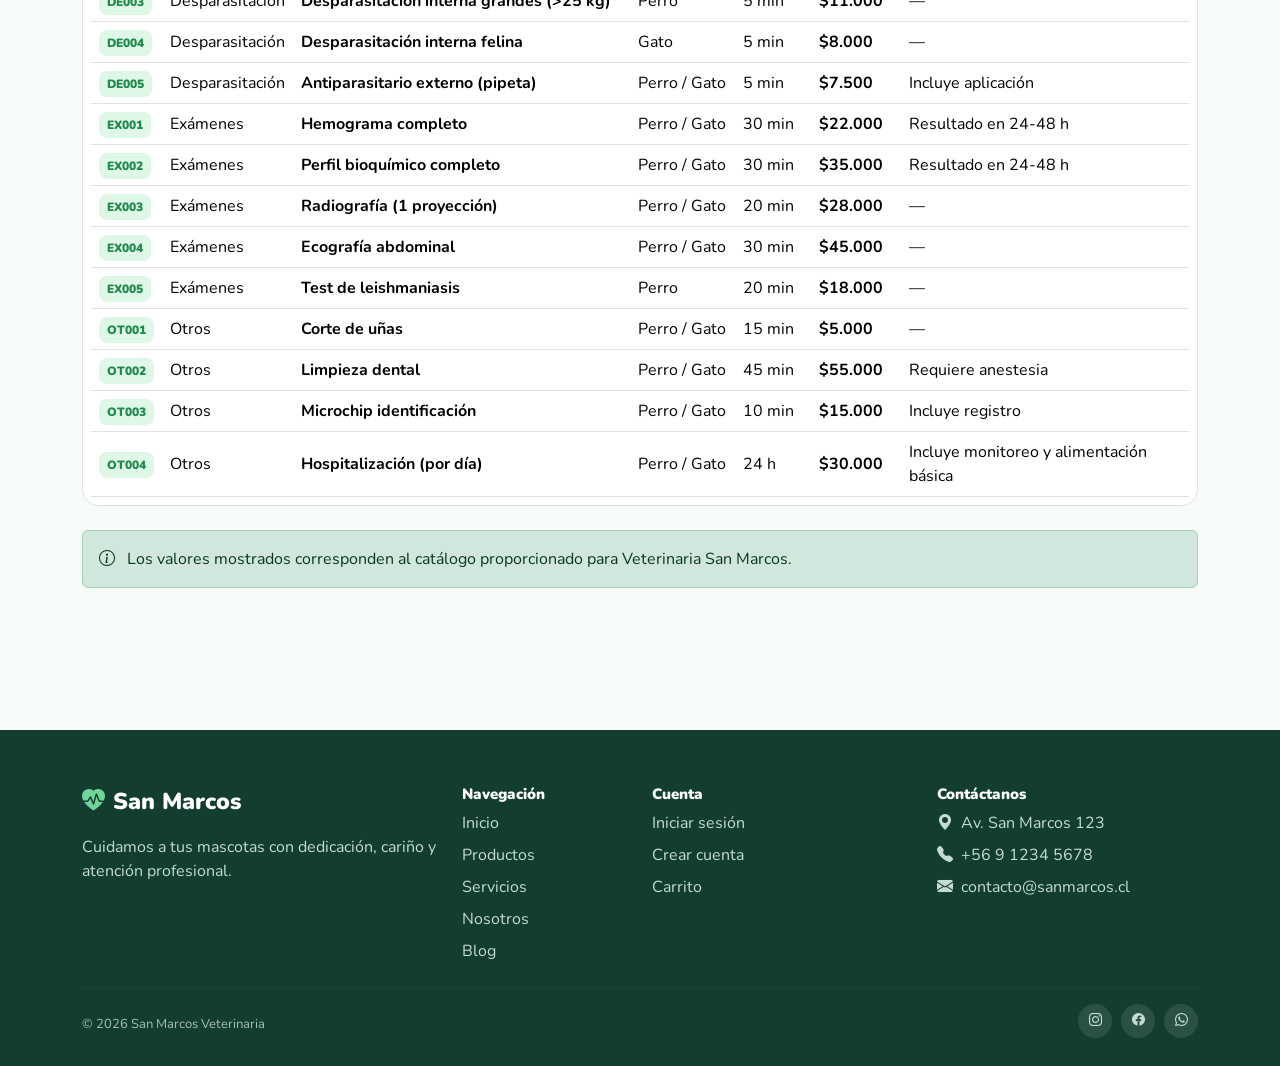
<file: html/servicios.html>
<!DOCTYPE html>
<html lang="es">
<head>
    <meta charset="UTF-8">
    <meta name="viewport" content="width=device-width, initial-scale=1.0">
    <title>Servicios | San Marcos</title>
    <link href="https://cdn.jsdelivr.net/npm/bootstrap@5.3.8/dist/css/bootstrap.min.css" rel="stylesheet">
    <link rel="stylesheet" href="https://cdn.jsdelivr.net/npm/bootstrap-icons@1.13.1/font/bootstrap-icons.min.css">
    <link href="https://fonts.googleapis.com/css2?family=Nunito:wght@400;500;600;700;800;900&display=swap" rel="stylesheet">
    <link rel="stylesheet" href="../css/style.css">
</head>
<body>

<header>
<nav class="navbar navbar-expand-lg navbar-light shadow-sm">
    <div class="container">
        <a class="navbar-brand d-flex align-items-center" href="index.html">
            <div class="logo-icon">
                <img src="../img/logo-sanmarcos.png" alt="Logo San Marcos"
                     onerror="this.style.display='none'; this.parentElement.innerHTML='<i class=&quot;bi bi-heart-pulse-fill&quot;></i>';">
            </div>
            <div class="ms-2">
                <span class="logo-title">San Marcos</span>
                <small class="d-block logo-subtitle">Veterinaria</small>
            </div>
        </a>

        <button class="navbar-toggler" type="button" data-bs-toggle="collapse" data-bs-target="#menuPrincipal" aria-label="Abrir menú">
            <span class="navbar-toggler-icon"></span>
        </button>

        <div class="collapse navbar-collapse" id="menuPrincipal">
            <ul class="navbar-nav mx-auto mb-2 mb-lg-0">
                <li class="nav-item"><a class="nav-link" href="index.html">Inicio</a></li><li class="nav-item"><a class="nav-link" href="productos.html">Productos</a></li><li class="nav-item"><a class="nav-link active" href="servicios.html">Servicios</a></li><li class="nav-item"><a class="nav-link" href="nosotros.html">Nosotros</a></li><li class="nav-item"><a class="nav-link" href="blog.html">Blog</a></li>
            </ul>
            <div class="actions d-flex align-items-center gap-3">
                <a href="login.html" class="login-link">Iniciar sesión</a>
                <a href="registro.html" class="btn btn-success btn-sm">Registrarse</a>
                <a href="carrito.html" class="cart-link" aria-label="Carrito">
                    <i class="bi bi-cart3"></i>
                    <span class="cart-number">0</span>
                </a>
            </div>
        </div>
    </div>
</nav>
</header>

<main>
<section class="page-hero">
    <div class="container">
        <span class="section-label">CATÁLOGO</span>
        <h1>Servicios veterinarios</h1>
        <p>Consulta los servicios de Veterinaria San Marcos con su código, categoría, especie, duración aproximada, precio y observaciones.</p>
    </div>
</section>
<section class="section">
<div class="container">
    <div class="filters mb-4">
        <div class="row g-3 align-items-end">
            <div class="col-md-5">
                <label class="form-label">Buscar servicio</label>
                <input id="buscarServicio" class="form-control" type="search" placeholder="Ej: consulta, vacuna, cirugía...">
            </div>
            <div class="col-md-4">
                <label class="form-label">Categoría</label>
                <select id="filtroServicio" class="form-select">
                    <option value="">Todas las categorías</option>
                    <option>Consultas</option><option>Vacunación</option><option>Cirugía</option>
                    <option>Desparasitación</option><option>Exámenes</option><option>Otros</option>
                </select>
            </div>
            <div class="col-md-3">
                <a href="contacto.html" class="btn btn-success w-100">Consultar atención</a>
            </div>
        </div>
    </div>
    <div class="table-responsive bg-white rounded-4 border p-2">
        <table class="table align-middle mb-0" id="tablaServicios">
            <thead><tr><th>Código</th><th>Categoría</th><th>Servicio</th><th>Especie</th><th>Duración</th><th>Precio</th><th>Observaciones</th></tr></thead>
            <tbody>
<tr class="service-row" data-category="Consultas">
    <td><span class="code">SV001</span></td>
    <td>Consultas</td>
    <td><strong>Consulta general</strong></td>
    <td>Perro / Gato</td>
    <td>30 min</td>
    <td><strong>$15.000</strong></td>
    <td>—</td>
</tr>
<tr class="service-row" data-category="Consultas">
    <td><span class="code">SV002</span></td>
    <td>Consultas</td>
    <td><strong>Consulta urgencia</strong></td>
    <td>Perro / Gato</td>
    <td>30 min</td>
    <td><strong>$25.000</strong></td>
    <td>Fuera de horario +$10.000</td>
</tr>
<tr class="service-row" data-category="Consultas">
    <td><span class="code">SV003</span></td>
    <td>Consultas</td>
    <td><strong>Control postoperatorio</strong></td>
    <td>Perro / Gato</td>
    <td>20 min</td>
    <td><strong>$10.000</strong></td>
    <td>—</td>
</tr>
<tr class="service-row" data-category="Consultas">
    <td><span class="code">SV004</span></td>
    <td>Consultas</td>
    <td><strong>Consulta ave / conejo</strong></td>
    <td>Ave / Conejo</td>
    <td>30 min</td>
    <td><strong>$18.000</strong></td>
    <td>—</td>
</tr>
<tr class="service-row" data-category="Consultas">
    <td><span class="code">SV005</span></td>
    <td>Consultas</td>
    <td><strong>Segunda opinión médica</strong></td>
    <td>Todas</td>
    <td>40 min</td>
    <td><strong>$20.000</strong></td>
    <td>Requiere ficha previa</td>
</tr>
<tr class="service-row" data-category="Vacunación">
    <td><span class="code">VA001</span></td>
    <td>Vacunación</td>
    <td><strong>Vacuna antirrábica canina</strong></td>
    <td>Perro</td>
    <td>10 min</td>
    <td><strong>$12.000</strong></td>
    <td>Obligatoria por ley</td>
</tr>
<tr class="service-row" data-category="Vacunación">
    <td><span class="code">VA002</span></td>
    <td>Vacunación</td>
    <td><strong>Vacuna sextuple canina</strong></td>
    <td>Perro</td>
    <td>10 min</td>
    <td><strong>$18.000</strong></td>
    <td>Refuerzo anual</td>
</tr>
<tr class="service-row" data-category="Vacunación">
    <td><span class="code">VA003</span></td>
    <td>Vacunación</td>
    <td><strong>Vacuna bivalente felina</strong></td>
    <td>Gato</td>
    <td>10 min</td>
    <td><strong>$15.000</strong></td>
    <td>Refuerzo anual</td>
</tr>
<tr class="service-row" data-category="Vacunación">
    <td><span class="code">VA004</span></td>
    <td>Vacunación</td>
    <td><strong>Vacuna triple felina</strong></td>
    <td>Gato</td>
    <td>10 min</td>
    <td><strong>$17.000</strong></td>
    <td>Refuerzo anual</td>
</tr>
<tr class="service-row" data-category="Vacunación">
    <td><span class="code">VA005</span></td>
    <td>Vacunación</td>
    <td><strong>Vacuna Bordetella canina</strong></td>
    <td>Perro</td>
    <td>10 min</td>
    <td><strong>$14.000</strong></td>
    <td>Tos de las perreras</td>
</tr>
<tr class="service-row" data-category="Vacunación">
    <td><span class="code">VA006</span></td>
    <td>Vacunación</td>
    <td><strong>Vacuna antirrábica felina</strong></td>
    <td>Gato</td>
    <td>10 min</td>
    <td><strong>$12.000</strong></td>
    <td>—</td>
</tr>
<tr class="service-row" data-category="Cirugía">
    <td><span class="code">CI001</span></td>
    <td>Cirugía</td>
    <td><strong>Esterilización hembra canina</strong></td>
    <td>Perra</td>
    <td>90 min</td>
    <td><strong>$80.000</strong></td>
    <td>Incluye anestesia y hospitalización 24h</td>
</tr>
<tr class="service-row" data-category="Cirugía">
    <td><span class="code">CI002</span></td>
    <td>Cirugía</td>
    <td><strong>Esterilización macho canino</strong></td>
    <td>Perro</td>
    <td>60 min</td>
    <td><strong>$60.000</strong></td>
    <td>Incluye anestesia</td>
</tr>
<tr class="service-row" data-category="Cirugía">
    <td><span class="code">CI003</span></td>
    <td>Cirugía</td>
    <td><strong>Esterilización hembra felina</strong></td>
    <td>Gata</td>
    <td>60 min</td>
    <td><strong>$65.000</strong></td>
    <td>Incluye anestesia y hospitalización 12h</td>
</tr>
<tr class="service-row" data-category="Cirugía">
    <td><span class="code">CI004</span></td>
    <td>Cirugía</td>
    <td><strong>Esterilización macho felino</strong></td>
    <td>Gato</td>
    <td>45 min</td>
    <td><strong>$50.000</strong></td>
    <td>Incluye anestesia</td>
</tr>
<tr class="service-row" data-category="Cirugía">
    <td><span class="code">CI005</span></td>
    <td>Cirugía</td>
    <td><strong>Extirpación de tumor cutáneo</strong></td>
    <td>Perro / Gato</td>
    <td>60 min</td>
    <td><strong>$120.000</strong></td>
    <td>Precio referencial; varía según tamaño</td>
</tr>
<tr class="service-row" data-category="Cirugía">
    <td><span class="code">CI006</span></td>
    <td>Cirugía</td>
    <td><strong>Cesárea de urgencia</strong></td>
    <td>Perra / Gata</td>
    <td>120 min</td>
    <td><strong>$180.000</strong></td>
    <td>—</td>
</tr>
<tr class="service-row" data-category="Desparasitación">
    <td><span class="code">DE001</span></td>
    <td>Desparasitación</td>
    <td><strong>Desparasitación interna pequeños (<10 kg)</strong></td>
    <td>Perro</td>
    <td>5 min</td>
    <td><strong>$8.000</strong></td>
    <td>—</td>
</tr>
<tr class="service-row" data-category="Desparasitación">
    <td><span class="code">DE002</span></td>
    <td>Desparasitación</td>
    <td><strong>Desparasitación interna medianos (10-25 kg)</strong></td>
    <td>Perro</td>
    <td>5 min</td>
    <td><strong>$9.500</strong></td>
    <td>—</td>
</tr>
<tr class="service-row" data-category="Desparasitación">
    <td><span class="code">DE003</span></td>
    <td>Desparasitación</td>
    <td><strong>Desparasitación interna grandes (>25 kg)</strong></td>
    <td>Perro</td>
    <td>5 min</td>
    <td><strong>$11.000</strong></td>
    <td>—</td>
</tr>
<tr class="service-row" data-category="Desparasitación">
    <td><span class="code">DE004</span></td>
    <td>Desparasitación</td>
    <td><strong>Desparasitación interna felina</strong></td>
    <td>Gato</td>
    <td>5 min</td>
    <td><strong>$8.000</strong></td>
    <td>—</td>
</tr>
<tr class="service-row" data-category="Desparasitación">
    <td><span class="code">DE005</span></td>
    <td>Desparasitación</td>
    <td><strong>Antiparasitario externo (pipeta)</strong></td>
    <td>Perro / Gato</td>
    <td>5 min</td>
    <td><strong>$7.500</strong></td>
    <td>Incluye aplicación</td>
</tr>
<tr class="service-row" data-category="Exámenes">
    <td><span class="code">EX001</span></td>
    <td>Exámenes</td>
    <td><strong>Hemograma completo</strong></td>
    <td>Perro / Gato</td>
    <td>30 min</td>
    <td><strong>$22.000</strong></td>
    <td>Resultado en 24-48 h</td>
</tr>
<tr class="service-row" data-category="Exámenes">
    <td><span class="code">EX002</span></td>
    <td>Exámenes</td>
    <td><strong>Perfil bioquímico completo</strong></td>
    <td>Perro / Gato</td>
    <td>30 min</td>
    <td><strong>$35.000</strong></td>
    <td>Resultado en 24-48 h</td>
</tr>
<tr class="service-row" data-category="Exámenes">
    <td><span class="code">EX003</span></td>
    <td>Exámenes</td>
    <td><strong>Radiografía (1 proyección)</strong></td>
    <td>Perro / Gato</td>
    <td>20 min</td>
    <td><strong>$28.000</strong></td>
    <td>—</td>
</tr>
<tr class="service-row" data-category="Exámenes">
    <td><span class="code">EX004</span></td>
    <td>Exámenes</td>
    <td><strong>Ecografía abdominal</strong></td>
    <td>Perro / Gato</td>
    <td>30 min</td>
    <td><strong>$45.000</strong></td>
    <td>—</td>
</tr>
<tr class="service-row" data-category="Exámenes">
    <td><span class="code">EX005</span></td>
    <td>Exámenes</td>
    <td><strong>Test de leishmaniasis</strong></td>
    <td>Perro</td>
    <td>20 min</td>
    <td><strong>$18.000</strong></td>
    <td>—</td>
</tr>
<tr class="service-row" data-category="Otros">
    <td><span class="code">OT001</span></td>
    <td>Otros</td>
    <td><strong>Corte de uñas</strong></td>
    <td>Perro / Gato</td>
    <td>15 min</td>
    <td><strong>$5.000</strong></td>
    <td>—</td>
</tr>
<tr class="service-row" data-category="Otros">
    <td><span class="code">OT002</span></td>
    <td>Otros</td>
    <td><strong>Limpieza dental</strong></td>
    <td>Perro / Gato</td>
    <td>45 min</td>
    <td><strong>$55.000</strong></td>
    <td>Requiere anestesia</td>
</tr>
<tr class="service-row" data-category="Otros">
    <td><span class="code">OT003</span></td>
    <td>Otros</td>
    <td><strong>Microchip identificación</strong></td>
    <td>Perro / Gato</td>
    <td>10 min</td>
    <td><strong>$15.000</strong></td>
    <td>Incluye registro</td>
</tr>
<tr class="service-row" data-category="Otros">
    <td><span class="code">OT004</span></td>
    <td>Otros</td>
    <td><strong>Hospitalización (por día)</strong></td>
    <td>Perro / Gato</td>
    <td>24 h</td>
    <td><strong>$30.000</strong></td>
    <td>Incluye monitoreo y alimentación básica</td>
</tr></tbody>
        </table>
    </div>
    <div class="alert alert-success mt-4">
        <i class="bi bi-info-circle me-2"></i>
        Los valores mostrados corresponden al catálogo proporcionado para Veterinaria San Marcos.
    </div>
</div>
</section>
</main>

<footer class="footer mt-5">
    <div class="container">
        <div class="row g-4">
            <div class="col-lg-4">
                <div class="footer-logo"><i class="bi bi-heart-pulse-fill me-2"></i>San Marcos</div>
                <p class="mt-3">Cuidamos a tus mascotas con dedicación, cariño y atención profesional.</p>
            </div>
            <div class="col-6 col-lg-2">
                <h5>Navegación</h5>
                <a href="index.html">Inicio</a>
                <a href="productos.html">Productos</a>
                <a href="servicios.html">Servicios</a>
                <a href="nosotros.html">Nosotros</a>
                <a href="blog.html">Blog</a>
            </div>
            <div class="col-6 col-lg-3">
                <h5>Cuenta</h5>
                <a href="login.html">Iniciar sesión</a>
                <a href="registro.html">Crear cuenta</a>
                <a href="carrito.html">Carrito</a>
            </div>
            <div class="col-lg-3">
                <h5>Contáctanos</h5>
                <p class="mb-2"><i class="bi bi-geo-alt-fill me-2"></i>Av. San Marcos 123</p>
                <p class="mb-2"><i class="bi bi-telephone-fill me-2"></i>+56 9 1234 5678</p>
                <p><i class="bi bi-envelope-fill me-2"></i>contacto@sanmarcos.cl</p>
            </div>
        </div>
        <hr>
        <div class="footer-bottom">
            <span>© 2026 San Marcos Veterinaria</span>
            <div class="social-icons">
                <a href="#" aria-label="Instagram"><i class="bi bi-instagram"></i></a>
                <a href="#" aria-label="Facebook"><i class="bi bi-facebook"></i></a>
                <a href="#" aria-label="WhatsApp"><i class="bi bi-whatsapp"></i></a>
            </div>
        </div>
    </div>
</footer>
<script src="../js/apps.js"></script>
<script src="https://cdn.jsdelivr.net/npm/bootstrap@5.3.8/dist/js/bootstrap.bundle.min.js"></script>
</file>
<file: css/style.css>
:root{
    --verde-900:#14532d;
    --verde-800:#176b3a;
    --verde-700:#1f8a4c;
    --verde-600:#28a957;
    --verde-500:#43c463;
    --verde-100:#dff7e7;
    --verde-50:#f2fbf5;
    --menta:#bdeecf;
    --amarillo:#ffd166;
    --texto:#173126;
    --gris:#60736a;
    --borde:#dcebe1;
    --blanco:#fff;
    --fondo:#f7fbf8;
    --sombra:0 14px 40px rgba(20,83,45,.10);
}

*{box-sizing:border-box}
html{scroll-behavior:smooth}
body{
    margin:0;
    font-family:"Nunito",sans-serif;
    color:var(--texto);
    background:var(--fondo);
}
a{text-decoration:none}
img{max-width:100%}

.navbar{
    min-height:82px;
    background:rgba(255,255,255,.98)!important;
}
.logo-icon{
    width:45px;height:45px;border-radius:13px;
    background:var(--verde-600);
    display:flex;align-items:center;justify-content:center;
    overflow:hidden;color:#fff;
}
.logo-icon img{width:100%;height:100%;object-fit:contain}
.logo-title{
    color:var(--verde-900);
    font-size:20px;font-weight:900;
    text-transform:uppercase;letter-spacing:.4px
}
.logo-subtitle{
    color:var(--gris);font-size:10px;
    text-transform:uppercase;letter-spacing:2px
}
.nav-link{
    color:var(--texto)!important;
    font-weight:800;
    margin:0 3px;
    padding:9px 12px!important;
    border-radius:10px;
}
.nav-link:hover,.nav-link.active{
    color:var(--verde-700)!important;
    background:var(--verde-50);
}
.login-link{color:var(--verde-900);font-weight:800;font-size:14px}
.login-link:hover{color:var(--verde-600)}
.cart-link{position:relative;color:var(--texto);font-size:22px}
.cart-number{
    position:absolute;top:-8px;right:-10px;
    width:19px;height:19px;border-radius:50%;
    display:flex;align-items:center;justify-content:center;
    background:var(--amarillo);color:#513e00;
    font-size:10px;font-weight:900
}
.btn-success{background:var(--verde-600);border-color:var(--verde-600)}
.btn-success:hover{background:var(--verde-900);border-color:var(--verde-900)}
.btn-outline-success{color:var(--verde-700);border-color:var(--verde-600)}
.btn-outline-success:hover{background:var(--verde-600);border-color:var(--verde-600)}

.hero-section{
    padding:82px 0;
    background:linear-gradient(135deg,#effbf2 0%,#fff 72%);
}
.hero-badge,.badge-soft{
    background:var(--verde-100);
    color:var(--verde-900);
    font-weight:900;
    padding:10px 15px
}
.hero-title{
    font-size:clamp(42px,5vw,65px);
    line-height:1.04;font-weight:900;
    margin:18px 0 22px
}
.hero-title span{color:var(--verde-600)}
.hero-text{
    color:var(--gris);font-size:18px;line-height:1.7;
    max-width:580px
}
.hero-image{
    position:relative;overflow:hidden;border-radius:30px;
    background:var(--verde-100);box-shadow:var(--sombra)
}
.hero-image img{width:100%;height:430px;object-fit:cover}
.hero-card{
    position:absolute;left:20px;bottom:20px;
    background:#fff;border-radius:16px;padding:14px 18px;
    display:flex;gap:12px;align-items:center;
    box-shadow:0 10px 30px rgba(0,0,0,.12)
}
.hero-card i{color:var(--verde-600);font-size:25px}

.section{padding:78px 0}
.section-white{background:#fff}
.section-label{
    color:var(--verde-700);font-size:12px;
    font-weight:900;letter-spacing:2px
}
.section-title{font-size:36px;font-weight:900;margin-top:7px}
.section-text{color:var(--gris);line-height:1.7}

.service-card,.product-card,.blog-card,.info-card,.auth-card,.cart-panel{
    background:#fff;border:1px solid var(--borde);
    border-radius:20px;box-shadow:0 4px 20px rgba(20,83,45,.05)
}
.service-card{padding:28px;height:100%;transition:.25s}
.service-card:hover,.product-card:hover,.blog-card:hover{
    transform:translateY(-5px);box-shadow:var(--sombra)
}
.service-icon{
    width:58px;height:58px;border-radius:16px;
    background:var(--verde-100);color:var(--verde-900);
    display:flex;align-items:center;justify-content:center;
    font-size:25px;margin-bottom:18px
}
.service-card h3{font-size:19px;font-weight:900}
.service-card p,.product-body p,.blog-card p{
    color:var(--gris);line-height:1.65;font-size:14px
}
.service-card a,.view-all{color:var(--verde-700);font-weight:900}

.product-card,.blog-card{overflow:hidden;height:100%;transition:.25s}
.product-image,.blog-image{
    height:200px;background:var(--verde-50);
    display:flex;align-items:center;justify-content:center;overflow:hidden
}
.product-image img,.blog-image img{width:100%;height:100%;object-fit:cover}
.product-placeholder{
    width:90px;height:90px;border-radius:25px;
    background:var(--verde-100);color:var(--verde-700);
    display:flex;align-items:center;justify-content:center;font-size:42px
}
.product-body,.blog-body{padding:20px}
.product-category,.blog-category{
    color:var(--verde-700);font-size:11px;font-weight:900;
    text-transform:uppercase;letter-spacing:1px
}
.product-body h3,.blog-body h3{font-size:18px;font-weight:900;margin:7px 0 12px}
.product-price{color:var(--verde-900);font-size:19px;font-weight:900}

.page-hero{
    padding:65px 0;
    background:linear-gradient(135deg,var(--verde-100),#fff)
}
.page-hero h1{font-size:45px;font-weight:900}
.page-hero p{color:var(--gris);max-width:700px;line-height:1.7}

.info-card{padding:28px;height:100%}
.info-icon{
    width:50px;height:50px;display:flex;align-items:center;
    justify-content:center;background:var(--verde-100);
    color:var(--verde-700);border-radius:14px;font-size:22px
}

.filters{
    background:#fff;border:1px solid var(--borde);
    border-radius:18px;padding:18px
}
.table thead th{
    color:var(--verde-900);font-size:13px;
    border-bottom-color:var(--borde)
}
.service-row:hover{background:var(--verde-50)}
.code{
    font-size:12px;font-weight:900;color:var(--verde-700);
    background:var(--verde-100);padding:5px 8px;border-radius:8px
}

.appointment-box{
    background:var(--verde-900);color:#fff;
    border-radius:26px;padding:45px
}
.appointment-box p{color:#cde9d7}

.auth-section{
    min-height:calc(100vh - 82px);
    display:flex;align-items:center;
    padding:60px 0;
    background:linear-gradient(135deg,#effbf2,#fff)
}
.auth-card{padding:35px;max-width:480px;margin:auto}
.form-label{font-weight:800}
.form-control,.form-select{
    border:1px solid #d8e7dd;border-radius:11px;padding:11px 13px
}
.form-control:focus,.form-select:focus{
    border-color:var(--verde-600);
    box-shadow:0 0 0 .2rem rgba(40,169,87,.12)
}

.blog-meta{font-size:12px;color:var(--gris)}
.blog-image{height:210px}
.blog-icon{
    font-size:55px;color:var(--verde-600)
}

.cart-panel{padding:28px}
.cart-item{
    border-bottom:1px solid var(--borde);
    padding:16px 0
}
.cart-item:last-child{border-bottom:0}
.cart-item-image{
    width:75px;height:65px;border-radius:12px;
    background:var(--verde-50);display:flex;align-items:center;
    justify-content:center;color:var(--verde-600);font-size:27px;
    overflow:hidden
}
.cart-item-image img{width:100%;height:100%;object-fit:cover}
.empty-cart{
    padding:70px 20px;text-align:center;
    background:#fff;border:1px dashed #bdd7c5;border-radius:20px
}
.empty-cart i{font-size:55px;color:var(--verde-600)}

.footer{
    background:#123d2f;color:#fff;padding:55px 0 20px
}
.footer p,.footer a{color:#c5ddd0}
.footer a{display:block;margin-bottom:8px}
.footer a:hover{color:#fff}
.footer h5{font-size:15px;font-weight:900}
.footer-logo{font-size:23px;font-weight:900}
.footer-logo i{color:#72d49a}
.footer hr{border-color:rgba(255,255,255,.15)}
.footer-bottom{
    display:flex;justify-content:space-between;align-items:center;
    color:#a8c0b4;font-size:13px
}
.social-icons{display:flex;gap:9px}
.social-icons a{
    width:34px;height:34px;border-radius:50%;
    background:rgba(255,255,255,.1);
    display:flex;align-items:center;justify-content:center
}

@media(max-width:991px){
    .navbar .actions{margin-top:15px}
    .hero-section{padding:55px 0}
    .hero-image img{height:350px}
}
@media(max-width:767px){
    .hero-title{font-size:40px}
    .section-title{font-size:30px}
    .appointment-box{padding:30px}
    .footer-bottom{flex-direction:column;gap:18px}
}
</file>
